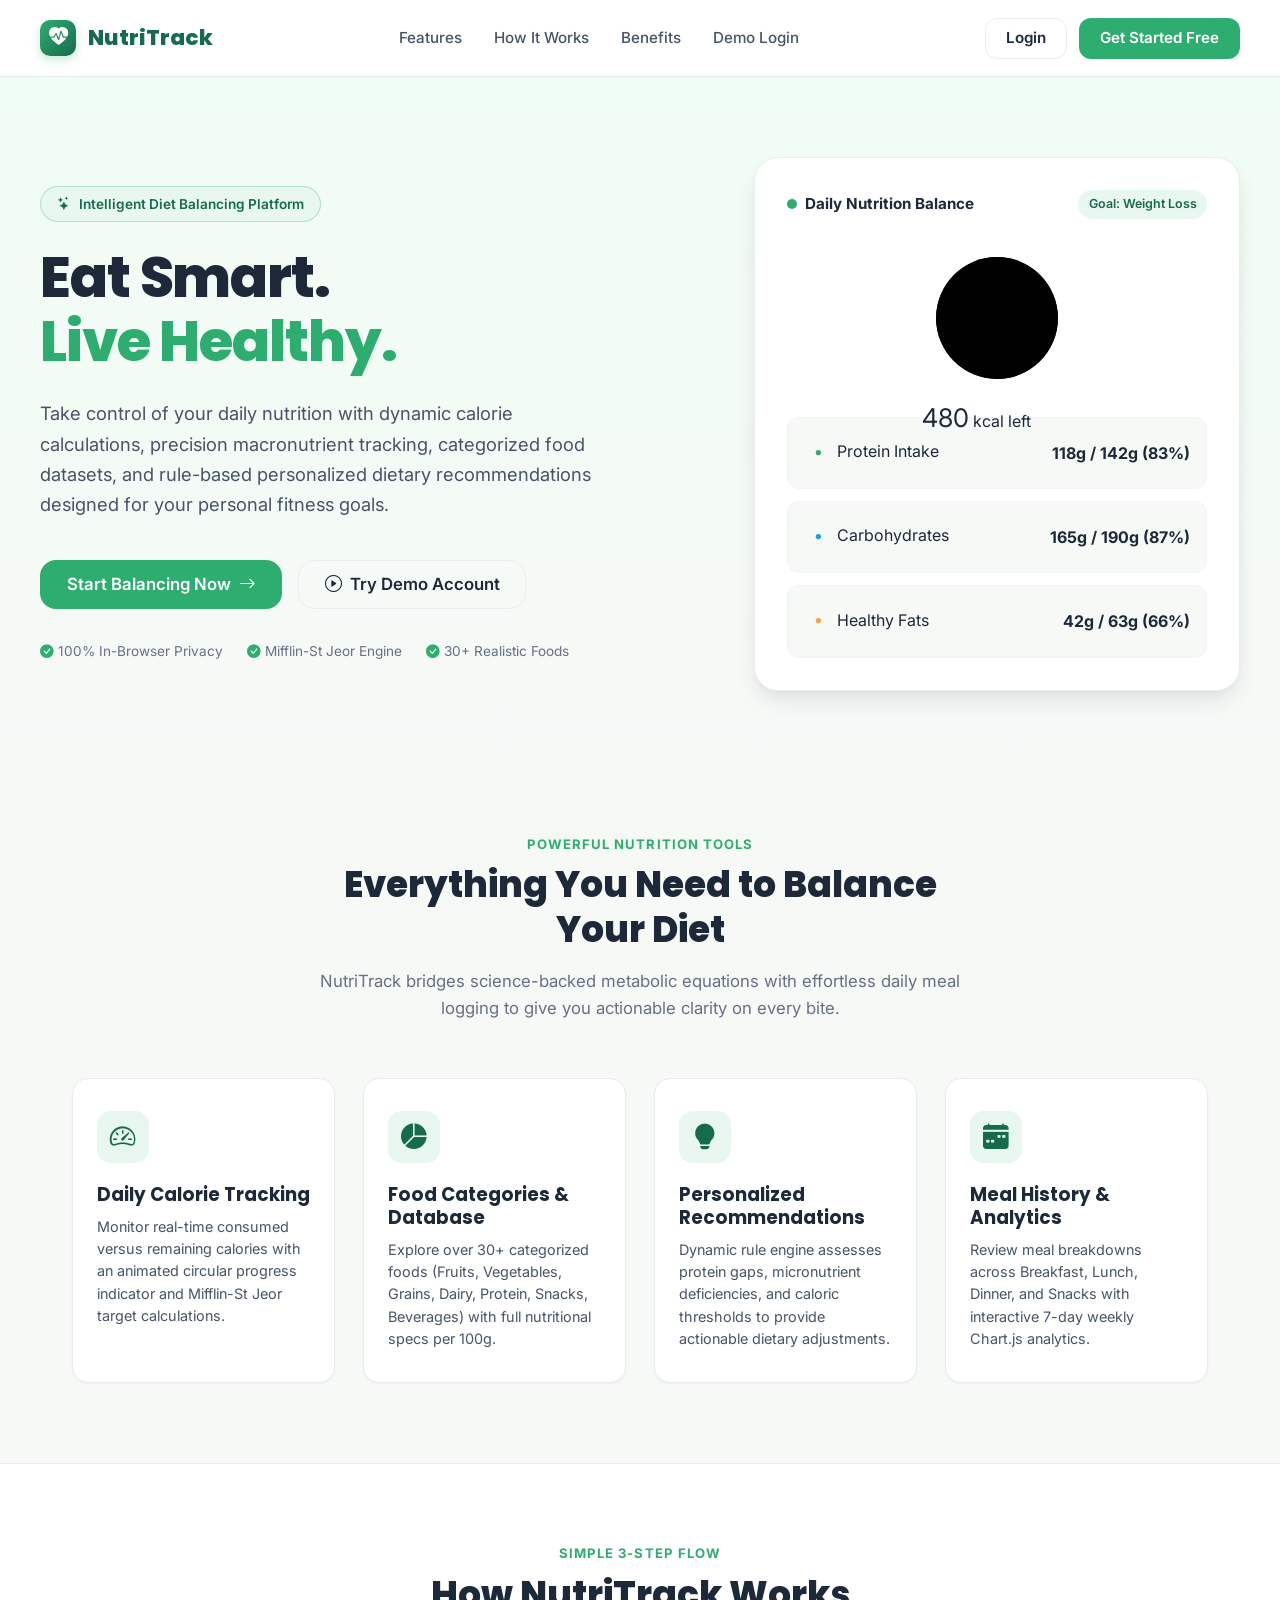
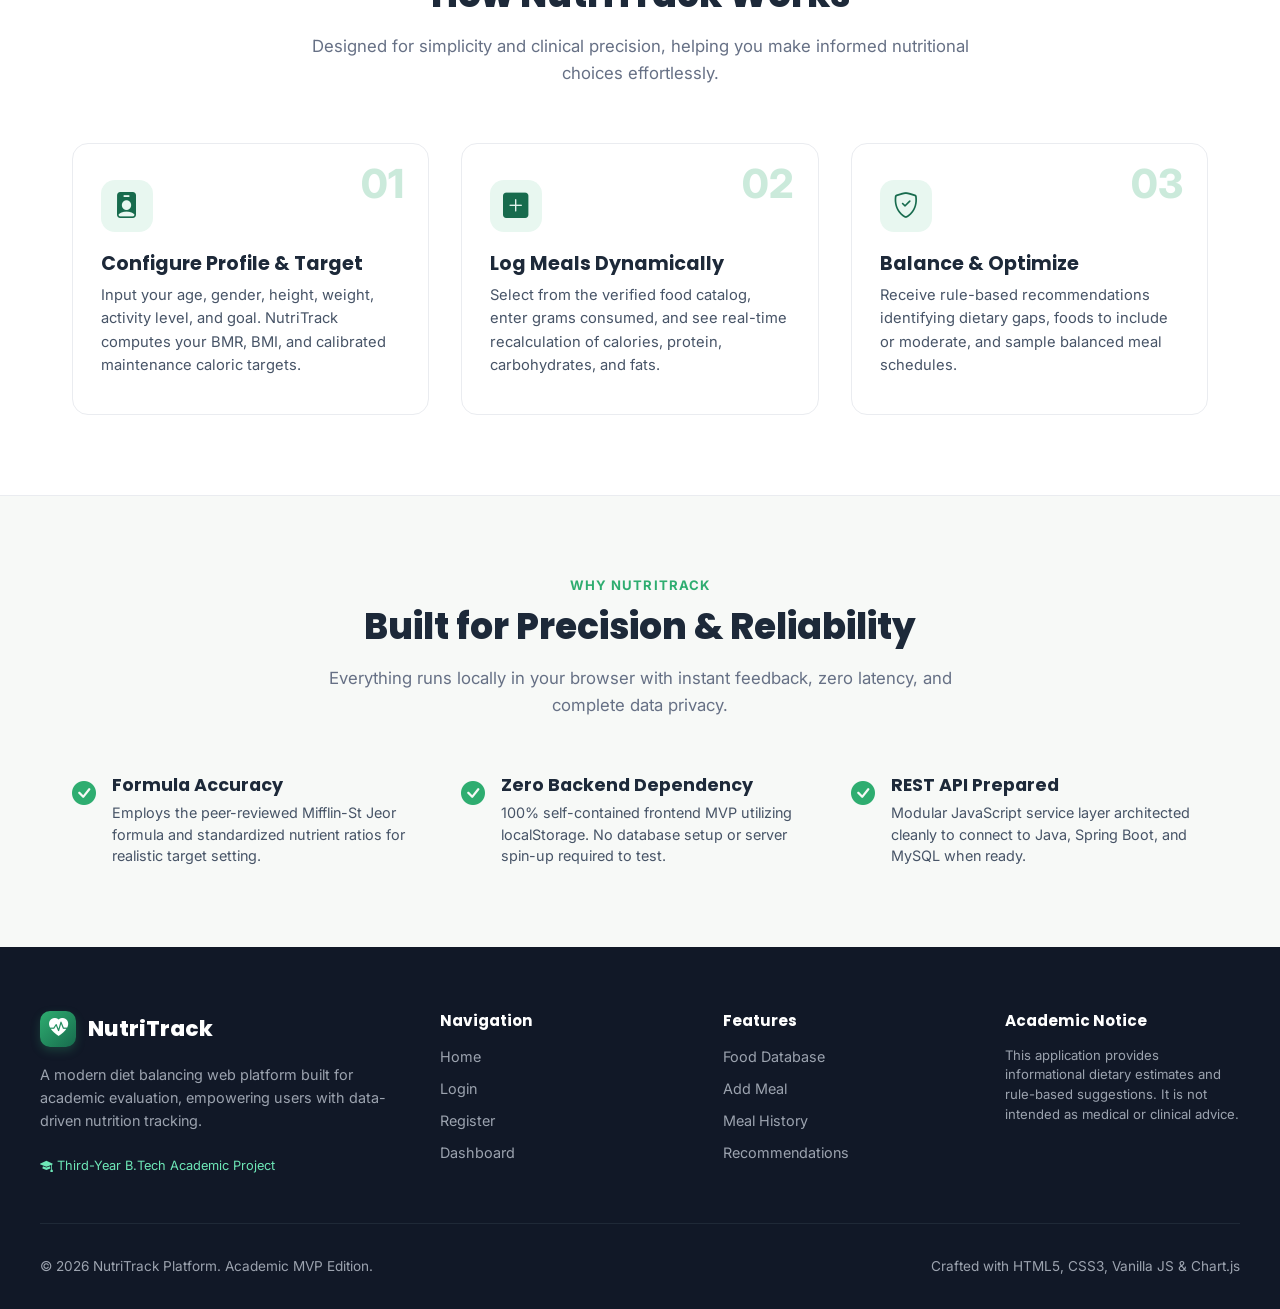
<file: index.html>
<!DOCTYPE html>
<html lang="en">
<head>
  <meta charset="UTF-8">
  <meta name="viewport" content="width=device-width, initial-scale=1.0">
  <title>NutriTrack – Eat Smart. Live Healthy. | Diet Balancing Web Platform</title>
  
  <!-- Google Fonts -->
  <link rel="preconnect" href="https://fonts.googleapis.com">
  <link rel="preconnect" href="https://fonts.gstatic.com" crossorigin>
  <link href="https://fonts.googleapis.com/css2?family=Inter:wght@300;400;500;600;700;800&family=Poppins:wght@500;600;700;800&display=swap" rel="stylesheet">
  
  <!-- Bootstrap Icons -->
  <link rel="stylesheet" href="https://cdn.jsdelivr.net/npm/bootstrap-icons@1.11.3/font/bootstrap-icons.min.css">
  
  <!-- Custom Stylesheets -->
  <link rel="stylesheet" href="css/style.css">
  <link rel="stylesheet" href="css/responsive.css">

  <style>
    /* Landing Specific Styles */
    .landing-nav {
      background: #FFFFFF;
      border-bottom: 1px solid var(--border-light);
      position: sticky;
      top: 0;
      z-index: 100;
      padding: 1.1rem 2.5rem;
      display: flex;
      align-items: center;
      justify-content: space-between;
    }
    .landing-menu {
      display: flex;
      align-items: center;
      gap: 2rem;
    }
    .landing-menu a {
      color: var(--text-secondary);
      font-weight: 500;
      font-size: 0.95rem;
      transition: color var(--transition-fast);
    }
    .landing-menu a:hover {
      color: var(--primary);
    }
    .hero-section {
      background: linear-gradient(180deg, #F0FDF4 0%, var(--bg-main) 100%);
      padding: 5rem 2rem 4rem;
      position: relative;
      overflow: hidden;
    }
    .hero-container {
      max-width: 1200px;
      margin: 0 auto;
      display: grid;
      grid-template-columns: 1.15fr 0.85fr;
      align-items: center;
      gap: 3.5rem;
    }
    .hero-badge {
      display: inline-flex;
      align-items: center;
      gap: 0.5rem;
      background: var(--primary-light);
      border: 1px solid rgba(46, 173, 112, 0.3);
      color: var(--secondary);
      font-weight: 600;
      font-size: 0.85rem;
      padding: 0.4rem 1rem;
      border-radius: 30px;
      margin-bottom: 1.5rem;
    }
    .hero-headline {
      font-size: 3.5rem;
      font-weight: 800;
      line-height: 1.15;
      color: var(--text-main);
      margin-bottom: 1.5rem;
      letter-spacing: -0.02em;
    }
    .hero-headline span {
      color: var(--primary);
      position: relative;
    }
    .hero-desc {
      font-size: 1.15rem;
      color: var(--text-secondary);
      line-height: 1.65;
      margin-bottom: 2.5rem;
      max-width: 580px;
    }
    .hero-cta-group {
      display: flex;
      align-items: center;
      gap: 1rem;
      flex-wrap: wrap;
    }
    .hero-preview-card {
      background: #FFFFFF;
      border-radius: var(--radius-xl);
      padding: 2rem;
      border: 1px solid var(--border-light);
      box-shadow: var(--shadow-lg);
      position: relative;
    }
    .preview-pill {
      display: flex;
      align-items: center;
      justify-content: space-between;
      padding: 0.85rem 1rem;
      border-radius: var(--radius-md);
      background: var(--bg-main);
      margin-bottom: 0.75rem;
      border: 1px solid var(--border-subtle);
    }
    .preview-meter-ring {
      display: flex;
      align-items: center;
      justify-content: center;
      margin: 1.5rem 0;
    }
    .section-wrap {
      max-width: 1200px;
      margin: 0 auto;
      padding: 5rem 2rem;
    }
    .section-header {
      text-align: center;
      max-width: 680px;
      margin: 0 auto 3.5rem;
    }
    .section-tag {
      font-size: 0.82rem;
      font-weight: 700;
      text-transform: uppercase;
      letter-spacing: 0.08em;
      color: var(--primary);
      margin-bottom: 0.5rem;
      display: block;
    }
    .section-title {
      font-size: 2.25rem;
      font-weight: 800;
      color: var(--text-main);
      margin-bottom: 1rem;
    }
    .section-subtitle {
      font-size: 1.05rem;
      color: var(--text-muted);
      line-height: 1.6;
    }
    .features-grid {
      display: grid;
      grid-template-columns: repeat(4, 1fr);
      gap: 1.75rem;
    }
    .feature-card {
      background: #FFFFFF;
      border-radius: var(--radius-lg);
      padding: 2rem 1.5rem;
      border: 1px solid var(--border-light);
      box-shadow: var(--shadow-sm);
      transition: all var(--transition-normal);
      display: flex;
      flex-direction: column;
    }
    .feature-card:hover {
      transform: translateY(-5px);
      box-shadow: var(--shadow-hover);
      border-color: rgba(46, 173, 112, 0.4);
    }
    .feature-icon-box {
      width: 52px;
      height: 52px;
      border-radius: 14px;
      background: var(--primary-light);
      color: var(--secondary);
      display: flex;
      align-items: center;
      justify-content: center;
      font-size: 1.6rem;
      margin-bottom: 1.25rem;
    }
    .steps-grid {
      display: grid;
      grid-template-columns: repeat(3, 1fr);
      gap: 2rem;
    }
    .step-card {
      background: #FFFFFF;
      border-radius: var(--radius-lg);
      padding: 2.25rem 1.75rem;
      border: 1px solid var(--border-light);
      position: relative;
    }
    .step-number {
      font-size: 2.5rem;
      font-weight: 800;
      color: rgba(46, 173, 112, 0.25);
      position: absolute;
      top: 1.25rem;
      right: 1.5rem;
      line-height: 1;
    }
    .benefits-strip {
      background: #FFFFFF;
      border-top: 1px solid var(--border-light);
      border-bottom: 1px solid var(--border-light);
      padding: 4rem 2rem;
    }
    .landing-footer {
      background: #111827;
      color: #9CA3AF;
      padding: 4rem 2rem 2rem;
    }
    .footer-container {
      max-width: 1200px;
      margin: 0 auto;
      display: grid;
      grid-template-columns: 1.5fr 1fr 1fr 1fr;
      gap: 3rem;
      padding-bottom: 3rem;
      border-bottom: 1px solid #1F2937;
    }
    .footer-bottom {
      max-width: 1200px;
      margin: 2rem auto 0;
      display: flex;
      align-items: center;
      justify-content: space-between;
      font-size: 0.85rem;
      flex-wrap: wrap;
      gap: 1rem;
    }

    @media (max-width: 992px) {
      .hero-container { grid-template-columns: 1fr; text-align: center; }
      .hero-desc { margin-left: auto; margin-right: auto; }
      .hero-cta-group { justify-content: center; }
      .features-grid { grid-template-columns: repeat(2, 1fr); }
      .steps-grid { grid-template-columns: 1fr; }
      .footer-container { grid-template-columns: 1fr 1fr; }
    }
    @media (max-width: 600px) {
      .landing-menu { display: none; }
      .hero-headline { font-size: 2.5rem; }
      .features-grid { grid-template-columns: 1fr; }
      .footer-container { grid-template-columns: 1fr; }
    }
  </style>
</head>
<body>

  <!-- Navigation Bar -->
  <nav class="landing-nav">
    <a href="index.html" class="sidebar-logo">
      <div class="logo-icon"><i class="bi bi-heart-pulse-fill"></i></div>
      <span>NutriTrack</span>
    </a>

    <div class="landing-menu">
      <a href="#features">Features</a>
      <a href="#how-it-works">How It Works</a>
      <a href="#benefits">Benefits</a>
      <a href="login.html">Demo Login</a>
    </div>

    <div style="display: flex; align-items: center; gap: 0.75rem;">
      <a href="login.html" class="btn btn-outline">Login</a>
      <a href="register.html" class="btn btn-primary">Get Started Free</a>
    </div>
  </nav>

  <!-- Hero Section -->
  <section class="hero-section">
    <div class="hero-container">
      <div>
        <div class="hero-badge">
          <i class="bi bi-stars"></i> Intelligent Diet Balancing Platform
        </div>
        <h1 class="hero-headline">
          Eat Smart.<br>
          <span>Live Healthy.</span>
        </h1>
        <p class="hero-desc">
          Take control of your daily nutrition with dynamic calorie calculations, precision macronutrient tracking, categorized food datasets, and rule-based personalized dietary recommendations designed for your personal fitness goals.
        </p>

        <div class="hero-cta-group">
          <a href="register.html" class="btn btn-lg btn-primary">
            Start Balancing Now <i class="bi bi-arrow-right"></i>
          </a>
          <a href="login.html" class="btn btn-lg btn-outline" id="heroDemoLoginBtn">
            <i class="bi bi-play-circle"></i> Try Demo Account
          </a>
        </div>

        <div style="margin-top: 2rem; display: flex; align-items: center; gap: 1.5rem; font-size: 0.85rem; color: var(--text-muted);">
          <span><i class="bi bi-check-circle-fill text-primary"></i> 100% In-Browser Privacy</span>
          <span><i class="bi bi-check-circle-fill text-primary"></i> Mifflin-St Jeor Engine</span>
          <span><i class="bi bi-check-circle-fill text-primary"></i> 30+ Realistic Foods</span>
        </div>
      </div>

      <!-- Hero Visual Card -->
      <div class="hero-preview-card">
        <div style="display: flex; align-items: center; justify-content: space-between; margin-bottom: 1rem;">
          <div style="display: flex; align-items: center; gap: 0.5rem;">
            <div style="width: 10px; height: 10px; border-radius: 50%; background: #2EAD70;"></div>
            <strong style="font-size: 0.95rem;">Daily Nutrition Balance</strong>
          </div>
          <span class="badge badge-success">Goal: Weight Loss</span>
        </div>

        <div class="preview-meter-ring">
          <div class="circle-progress-wrapper" style="width: 150px; height: 150px;">
            <svg class="circle-progress-svg" viewBox="0 0 160 160">
              <circle class="circle-bg" cx="80" cy="80" r="65"></circle>
              <circle class="circle-progress" cx="80" cy="80" r="65" style="stroke-dasharray: 408.4; stroke-dashoffset: 122;"></circle>
            </svg>
            <div class="circle-progress-text">
              <span class="circle-progress-val" style="font-size: 1.6rem;">480</span>
              <span class="circle-progress-label">kcal left</span>
            </div>
          </div>
        </div>

        <div class="preview-pill">
          <span><i class="bi bi-dot text-primary" style="font-size: 1.8rem; vertical-align: middle;"></i> Protein Intake</span>
          <strong>118g / 142g (83%)</strong>
        </div>
        <div class="preview-pill">
          <span><i class="bi bi-dot" style="font-size: 1.8rem; color: var(--info); vertical-align: middle;"></i> Carbohydrates</span>
          <strong>165g / 190g (87%)</strong>
        </div>
        <div class="preview-pill" style="margin-bottom: 0;">
          <span><i class="bi bi-dot" style="font-size: 1.8rem; color: var(--accent); vertical-align: middle;"></i> Healthy Fats</span>
          <strong>42g / 63g (66%)</strong>
        </div>
      </div>
    </div>
  </section>

  <!-- Features Section -->
  <section class="section-wrap" id="features">
    <div class="section-header">
      <span class="section-tag">Powerful Nutrition Tools</span>
      <h2 class="section-title">Everything You Need to Balance Your Diet</h2>
      <p class="section-subtitle">
        NutriTrack bridges science-backed metabolic equations with effortless daily meal logging to give you actionable clarity on every bite.
      </p>
    </div>

    <div class="features-grid">
      <div class="feature-card">
        <div class="feature-icon-box"><i class="bi bi-speedometer2"></i></div>
        <h3 style="font-size: 1.15rem; font-weight: 700; margin-bottom: 0.6rem;">Daily Calorie Tracking</h3>
        <p style="font-size: 0.9rem; color: var(--text-secondary); line-height: 1.55;">
          Monitor real-time consumed versus remaining calories with an animated circular progress indicator and Mifflin-St Jeor target calculations.
        </p>
      </div>

      <div class="feature-card">
        <div class="feature-icon-box"><i class="bi bi-pie-chart-fill"></i></div>
        <h3 style="font-size: 1.15rem; font-weight: 700; margin-bottom: 0.6rem;">Food Categories & Database</h3>
        <p style="font-size: 0.9rem; color: var(--text-secondary); line-height: 1.55;">
          Explore over 30+ categorized foods (Fruits, Vegetables, Grains, Dairy, Protein, Snacks, Beverages) with full nutritional specs per 100g.
        </p>
      </div>

      <div class="feature-card">
        <div class="feature-icon-box"><i class="bi bi-lightbulb-fill"></i></div>
        <h3 style="font-size: 1.15rem; font-weight: 700; margin-bottom: 0.6rem;">Personalized Recommendations</h3>
        <p style="font-size: 0.9rem; color: var(--text-secondary); line-height: 1.55;">
          Dynamic rule engine assesses protein gaps, micronutrient deficiencies, and caloric thresholds to provide actionable dietary adjustments.
        </p>
      </div>

      <div class="feature-card">
        <div class="feature-icon-box"><i class="bi bi-calendar-week-fill"></i></div>
        <h3 style="font-size: 1.15rem; font-weight: 700; margin-bottom: 0.6rem;">Meal History & Analytics</h3>
        <p style="font-size: 0.9rem; color: var(--text-secondary); line-height: 1.55;">
          Review meal breakdowns across Breakfast, Lunch, Dinner, and Snacks with interactive 7-day weekly Chart.js analytics.
        </p>
      </div>
    </div>
  </section>

  <!-- How It Works Section -->
  <section style="background: #FFFFFF; border-top: 1px solid var(--border-light); border-bottom: 1px solid var(--border-light);" id="how-it-works">
    <div class="section-wrap">
      <div class="section-header">
        <span class="section-tag">Simple 3-Step Flow</span>
        <h2 class="section-title">How NutriTrack Works</h2>
        <p class="section-subtitle">
          Designed for simplicity and clinical precision, helping you make informed nutritional choices effortlessly.
        </p>
      </div>

      <div class="steps-grid">
        <div class="step-card">
          <span class="step-number">01</span>
          <div class="feature-icon-box" style="margin-bottom: 1.25rem;"><i class="bi bi-person-badge-fill"></i></div>
          <h3 style="font-size: 1.2rem; font-weight: 700; margin-bottom: 0.5rem;">Configure Profile & Target</h3>
          <p style="font-size: 0.92rem; color: var(--text-secondary); line-height: 1.6;">
            Input your age, gender, height, weight, activity level, and goal. NutriTrack computes your BMR, BMI, and calibrated maintenance caloric targets.
          </p>
        </div>

        <div class="step-card">
          <span class="step-number">02</span>
          <div class="feature-icon-box" style="margin-bottom: 1.25rem;"><i class="bi bi-plus-square-fill"></i></div>
          <h3 style="font-size: 1.2rem; font-weight: 700; margin-bottom: 0.5rem;">Log Meals Dynamically</h3>
          <p style="font-size: 0.92rem; color: var(--text-secondary); line-height: 1.6;">
            Select from the verified food catalog, enter grams consumed, and see real-time recalculation of calories, protein, carbohydrates, and fats.
          </p>
        </div>

        <div class="step-card">
          <span class="step-number">03</span>
          <div class="feature-icon-box" style="margin-bottom: 1.25rem;"><i class="bi bi-shield-check"></i></div>
          <h3 style="font-size: 1.2rem; font-weight: 700; margin-bottom: 0.5rem;">Balance & Optimize</h3>
          <p style="font-size: 0.92rem; color: var(--text-secondary); line-height: 1.6;">
            Receive rule-based recommendations identifying dietary gaps, foods to include or moderate, and sample balanced meal schedules.
          </p>
        </div>
      </div>
    </div>
  </section>

  <!-- Benefits Section -->
  <section class="section-wrap" id="benefits">
    <div class="section-header">
      <span class="section-tag">Why NutriTrack</span>
      <h2 class="section-title">Built for Precision & Reliability</h2>
      <p class="section-subtitle">
        Everything runs locally in your browser with instant feedback, zero latency, and complete data privacy.
      </p>
    </div>

    <div style="display: grid; grid-template-columns: repeat(3, 1fr); gap: 2rem;">
      <div style="display: flex; gap: 1rem; align-items: flex-start;">
        <i class="bi bi-check-circle-fill text-primary" style="font-size: 1.5rem; margin-top: 0.1rem;"></i>
        <div>
          <h4 style="font-size: 1.1rem; font-weight: 700; margin-bottom: 0.35rem;">Formula Accuracy</h4>
          <p style="font-size: 0.9rem; color: var(--text-secondary);">
            Employs the peer-reviewed Mifflin-St Jeor formula and standardized nutrient ratios for realistic target setting.
          </p>
        </div>
      </div>

      <div style="display: flex; gap: 1rem; align-items: flex-start;">
        <i class="bi bi-check-circle-fill text-primary" style="font-size: 1.5rem; margin-top: 0.1rem;"></i>
        <div>
          <h4 style="font-size: 1.1rem; font-weight: 700; margin-bottom: 0.35rem;">Zero Backend Dependency</h4>
          <p style="font-size: 0.9rem; color: var(--text-secondary);">
            100% self-contained frontend MVP utilizing localStorage. No database setup or server spin-up required to test.
          </p>
        </div>
      </div>

      <div style="display: flex; gap: 1rem; align-items: flex-start;">
        <i class="bi bi-check-circle-fill text-primary" style="font-size: 1.5rem; margin-top: 0.1rem;"></i>
        <div>
          <h4 style="font-size: 1.1rem; font-weight: 700; margin-bottom: 0.35rem;">REST API Prepared</h4>
          <p style="font-size: 0.9rem; color: var(--text-secondary);">
            Modular JavaScript service layer architected cleanly to connect to Java, Spring Boot, and MySQL when ready.
          </p>
        </div>
      </div>
    </div>
  </section>

  <!-- Footer -->
  <footer class="landing-footer">
    <div class="footer-container">
      <div>
        <a href="index.html" class="sidebar-logo" style="color: white; margin-bottom: 1rem;">
          <div class="logo-icon"><i class="bi bi-heart-pulse-fill"></i></div>
          <span>NutriTrack</span>
        </a>
        <p style="font-size: 0.9rem; line-height: 1.6; margin-bottom: 1.5rem;">
          A modern diet balancing web platform built for academic evaluation, empowering users with data-driven nutrition tracking.
        </p>
        <div style="font-size: 0.8rem; color: #6EE7B7;">
          <i class="bi bi-mortarboard-fill"></i> Third-Year B.Tech Academic Project
        </div>
      </div>

      <div>
        <h4 style="color: white; font-size: 0.95rem; margin-bottom: 1rem;">Navigation</h4>
        <ul style="display: flex; flex-direction: column; gap: 0.65rem; font-size: 0.9rem;">
          <li><a href="index.html" style="color: #9CA3AF;">Home</a></li>
          <li><a href="login.html" style="color: #9CA3AF;">Login</a></li>
          <li><a href="register.html" style="color: #9CA3AF;">Register</a></li>
          <li><a href="dashboard.html" style="color: #9CA3AF;">Dashboard</a></li>
        </ul>
      </div>

      <div>
        <h4 style="color: white; font-size: 0.95rem; margin-bottom: 1rem;">Features</h4>
        <ul style="display: flex; flex-direction: column; gap: 0.65rem; font-size: 0.9rem;">
          <li><a href="food.html" style="color: #9CA3AF;">Food Database</a></li>
          <li><a href="add-meal.html" style="color: #9CA3AF;">Add Meal</a></li>
          <li><a href="history.html" style="color: #9CA3AF;">Meal History</a></li>
          <li><a href="recommendations.html" style="color: #9CA3AF;">Recommendations</a></li>
        </ul>
      </div>

      <div>
        <h4 style="color: white; font-size: 0.95rem; margin-bottom: 1rem;">Academic Notice</h4>
        <p style="font-size: 0.82rem; line-height: 1.5; color: #9CA3AF;">
          This application provides informational dietary estimates and rule-based suggestions. It is not intended as medical or clinical advice.
        </p>
      </div>
    </div>

    <div class="footer-bottom">
      <div>&copy; 2026 NutriTrack Platform. Academic MVP Edition.</div>
      <div>Crafted with HTML5, CSS3, Vanilla JS & Chart.js</div>
    </div>
  </footer>

  <!-- Scripts -->
  <script src="js/food-data.js"></script>
  <script src="js/storage.js"></script>
  <script src="js/auth.js"></script>
  <script src="js/app.js"></script>
  <script>
    // Demo login shortcut
    document.getElementById('heroDemoLoginBtn')?.addEventListener('click', (e) => {
      e.preventDefault();
      AuthService.loginAsDemo();
      window.location.href = 'dashboard.html';
    });
  </script>
</body>
</html>
</file>
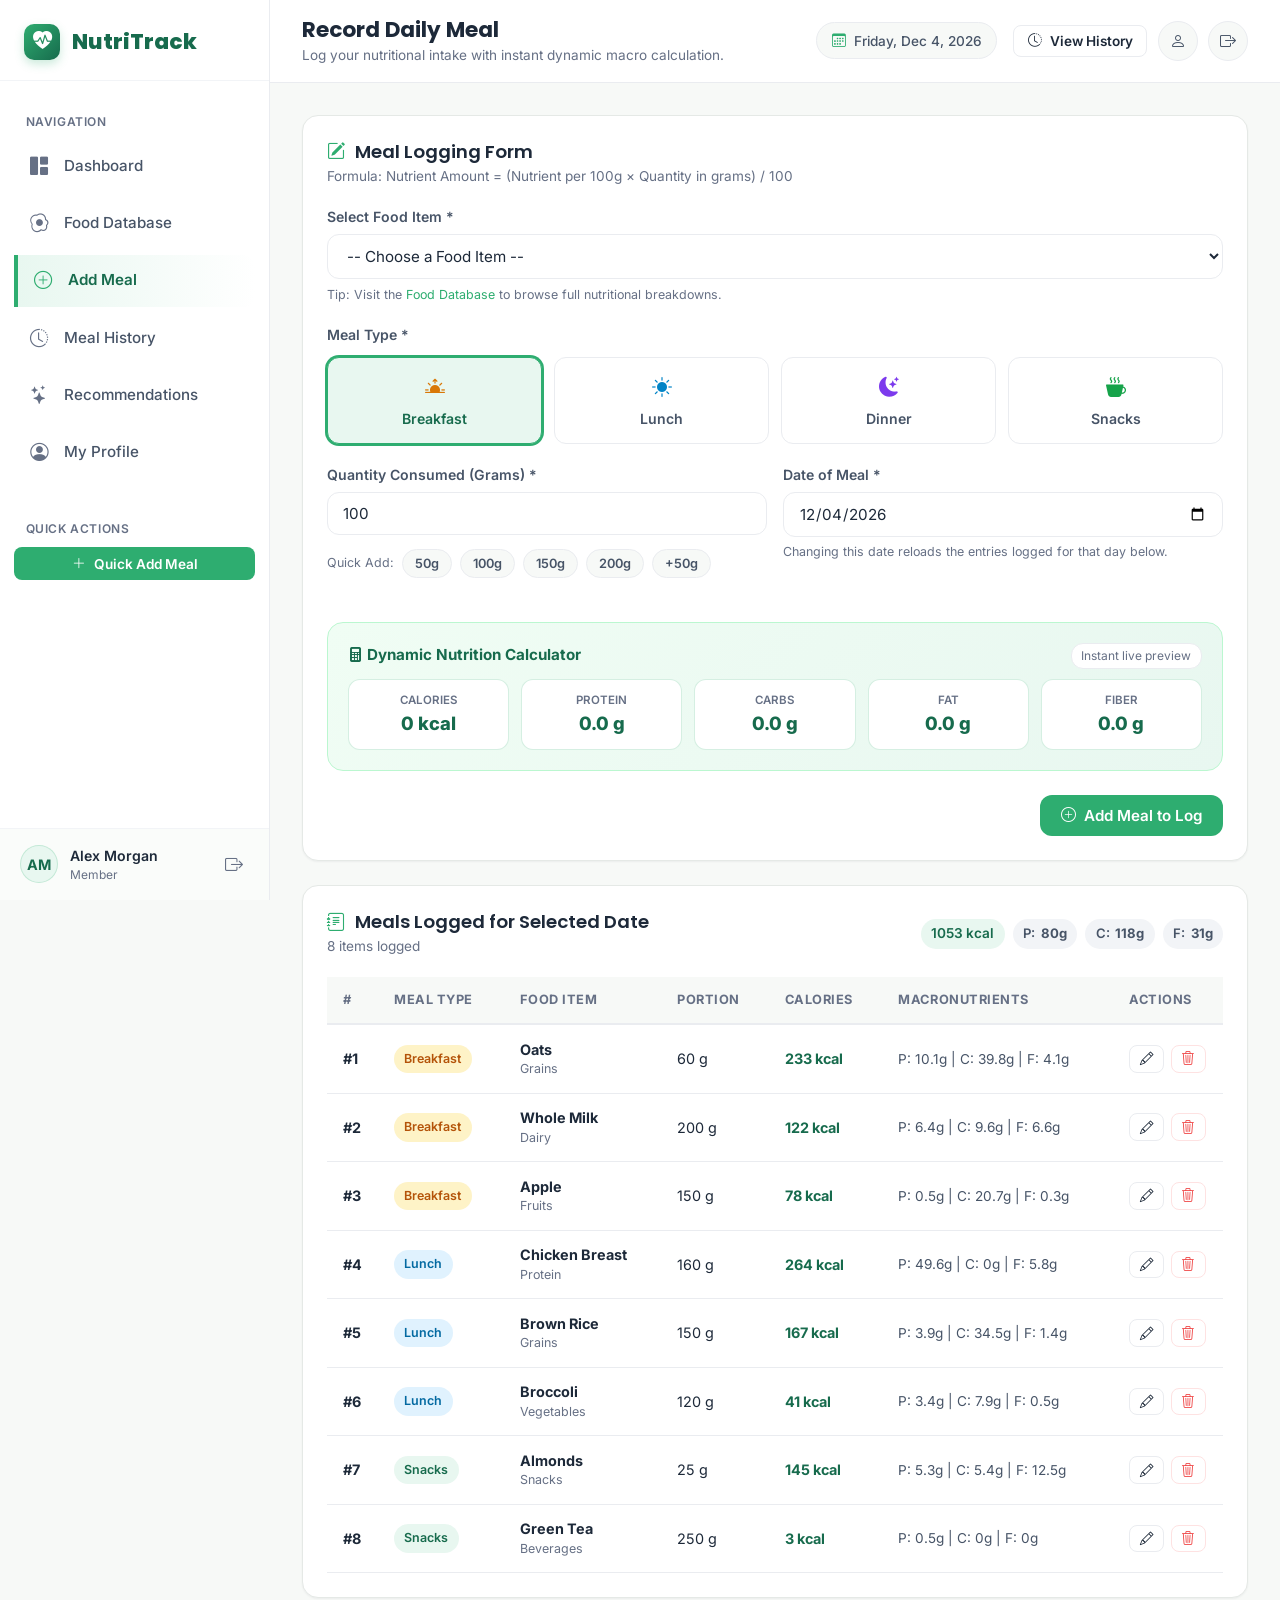
<file: add-meal.html>
<!DOCTYPE html>
<html lang="en">
<head>
  <meta charset="UTF-8">
  <meta name="viewport" content="width=device-width, initial-scale=1.0">
  <title>Add Meal Record – NutriTrack</title>

  <!-- Google Fonts -->
  <link rel="preconnect" href="https://fonts.googleapis.com">
  <link rel="preconnect" href="https://fonts.gstatic.com" crossorigin>
  <link href="https://fonts.googleapis.com/css2?family=Inter:wght@300;400;500;600;700;800&family=Poppins:wght@500;600;700;800&display=swap" rel="stylesheet">

  <!-- Bootstrap Icons -->
  <link rel="stylesheet" href="https://cdn.jsdelivr.net/npm/bootstrap-icons@1.11.3/font/bootstrap-icons.min.css">

  <!-- Stylesheets -->
  <link rel="stylesheet" href="css/style.css">
  <link rel="stylesheet" href="css/dashboard.css">
  <link rel="stylesheet" href="css/responsive.css">

  <style>
    /* Radio Cards for Meal Type */
    .meal-type-radios {
      display: grid;
      grid-template-columns: repeat(4, 1fr);
      gap: 0.75rem;
      margin-top: 0.35rem;
    }
    .meal-type-radio-item input[type="radio"] {
      display: none;
    }
    .meal-type-radio-label {
      display: flex;
      flex-direction: column;
      align-items: center;
      gap: 0.4rem;
      padding: 0.85rem 0.5rem;
      border: 1px solid var(--border-light);
      border-radius: var(--radius-md);
      background: white;
      cursor: pointer;
      font-size: 0.88rem;
      font-weight: 600;
      color: var(--text-secondary);
      transition: all var(--transition-fast);
      text-align: center;
    }
    .meal-type-radio-label i {
      font-size: 1.25rem;
    }
    .meal-type-radio-item input[type="radio"]:checked + .meal-type-radio-label {
      border-color: var(--primary);
      background: var(--primary-light);
      color: var(--secondary);
      box-shadow: 0 0 0 2px var(--primary);
    }
    .quick-qty-strip {
      display: flex;
      gap: 0.5rem;
      margin-top: 0.5rem;
      flex-wrap: wrap;
    }
    .qty-quick-btn {
      padding: 0.35rem 0.75rem;
      border-radius: 20px;
      font-size: 0.8rem;
      font-weight: 600;
      border: 1px solid var(--border-light);
      background: var(--bg-main);
      color: var(--text-secondary);
      cursor: pointer;
      transition: all var(--transition-fast);
    }
    .qty-quick-btn:hover {
      background: white;
      border-color: var(--primary);
      color: var(--primary);
    }
    .live-calc-display {
      background: linear-gradient(135deg, #F0FDF4 0%, #E8F7F0 100%);
      border: 1px solid #BBF7D0;
      border-radius: var(--radius-lg);
      padding: 1.25rem;
      margin: 1.5rem 0;
    }
    .calc-metrics-grid {
      display: grid;
      grid-template-columns: repeat(5, 1fr);
      gap: 0.75rem;
      margin-top: 0.65rem;
    }
    .calc-metric-box {
      background: white;
      border-radius: var(--radius-md);
      padding: 0.75rem 0.5rem;
      text-align: center;
      border: 1px solid rgba(46, 173, 112, 0.2);
    }
    .calc-metric-box span {
      display: block;
      font-size: 0.72rem;
      text-transform: uppercase;
      color: var(--text-muted);
      font-weight: 600;
    }
    .calc-metric-box strong {
      font-size: 1.15rem;
      color: var(--secondary);
      font-weight: 800;
    }
    .table-responsive {
      width: 100%;
      overflow-x: auto;
    }
    .nutri-table {
      width: 100%;
      border-collapse: collapse;
      text-align: left;
    }
    .nutri-table th {
      padding: 0.85rem 1rem;
      font-size: 0.8rem;
      font-weight: 700;
      text-transform: uppercase;
      letter-spacing: 0.04em;
      color: var(--text-muted);
      border-bottom: 2px solid var(--border-light);
      background: var(--bg-main);
    }
    .nutri-table td {
      padding: 0.85rem 1rem;
      font-size: 0.9rem;
      border-bottom: 1px solid var(--border-light);
      vertical-align: middle;
    }
    @media (max-width: 768px) {
      .meal-type-radios { grid-template-columns: repeat(2, 1fr); }
      .calc-metrics-grid { grid-template-columns: repeat(2, 1fr); }
    }
  </style>
</head>
<body>

  <div class="app-container">
    <!-- Mobile Sidebar Backdrop -->
    <div class="sidebar-overlay" id="sidebarOverlay"></div>

    <!-- Application Sidebar -->
    <aside class="app-sidebar" id="appSidebar">
      <div class="sidebar-header">
        <a href="dashboard.html" class="sidebar-logo">
          <div class="logo-icon"><i class="bi bi-heart-pulse-fill"></i></div>
          <span>NutriTrack</span>
        </a>
        <button class="sidebar-close-btn" id="sidebarCloseBtn" aria-label="Close Sidebar">&times;</button>
      </div>

      <div class="sidebar-nav">
        <div class="sidebar-label">Navigation</div>
        <a href="dashboard.html" class="sidebar-link">
          <i class="bi bi-grid-1x2-fill"></i>
          <span>Dashboard</span>
        </a>
        <a href="food.html" class="sidebar-link">
          <i class="bi bi-egg-fried"></i>
          <span>Food Database</span>
        </a>
        <a href="add-meal.html" class="sidebar-link active">
          <i class="bi bi-plus-circle"></i>
          <span>Add Meal</span>
        </a>
        <a href="history.html" class="sidebar-link">
          <i class="bi bi-clock-history"></i>
          <span>Meal History</span>
        </a>
        <a href="recommendations.html" class="sidebar-link">
          <i class="bi bi-stars"></i>
          <span>Recommendations</span>
        </a>
        <a href="profile.html" class="sidebar-link">
          <i class="bi bi-person-circle"></i>
          <span>My Profile</span>
        </a>

        <div class="sidebar-label" style="margin-top: 1.5rem;">Quick Actions</div>
        <button class="btn btn-primary btn-sm w-100" onclick="NutriApp.openModal('quickAddMealModal')">
          <i class="bi bi-plus-lg"></i> Quick Add Meal
        </button>
      </div>

      <div class="sidebar-footer">
        <div class="sidebar-user">
          <div class="sidebar-avatar user-avatar-initials">NT</div>
          <div class="sidebar-user-info">
            <span class="sidebar-user-name user-display-name">Alex Morgan</span>
            <span class="sidebar-user-role">Member</span>
          </div>
        </div>
        <button class="sidebar-logout-btn action-logout" title="Sign Out">
          <i class="bi bi-box-arrow-right"></i>
        </button>
      </div>
    </aside>

    <!-- Main Content -->
    <div class="app-main">
      <!-- Topbar Header -->
      <header class="app-header">
        <div class="header-left">
          <button class="mobile-menu-btn" id="sidebarToggleBtn" aria-label="Toggle menu">
            <i class="bi bi-list"></i>
          </button>
          <div class="header-title-box">
            <h1>Record Daily Meal</h1>
            <p>Log your nutritional intake with instant dynamic macro calculation.</p>
          </div>
        </div>

        <div class="header-right">
          <div class="header-date-pill">
            <i class="bi bi-calendar3 text-primary"></i>
            <span class="current-date-display">Today</span>
          </div>

          <div class="header-actions">
            <a href="history.html" class="btn btn-sm btn-outline">
              <i class="bi bi-clock-history"></i> View History
            </a>
            <a href="profile.html" class="icon-btn" title="Profile">
              <i class="bi bi-person"></i>
            </a>
            <button class="icon-btn action-logout" title="Logout">
              <i class="bi bi-box-arrow-right"></i>
            </button>
          </div>
        </div>
      </header>

      <!-- Main Page Content -->
      <main class="page-content">
        <!-- Marker for JS Controller -->
        <div id="addMealPageMarker" style="display: none;"></div>

        <!-- Add Meal Form Card -->
        <div class="card mb-4">
          <div class="card-header">
            <div>
              <h3 class="card-title"><i class="bi bi-pencil-square text-primary"></i> Meal Logging Form</h3>
              <div class="card-subtitle">Formula: Nutrient Amount = (Nutrient per 100g &times; Quantity in grams) / 100</div>
            </div>
            <button type="button" class="btn btn-sm btn-outline" id="mealCancelEditBtn" style="display: none;" onclick="cancelEditMeal()">
              <i class="bi bi-x-circle"></i> Cancel Edit
            </button>
          </div>

          <form id="addMealMainForm" novalidate>
            <!-- Select Food Item -->
            <div class="form-group">
              <label class="form-label" for="mealFoodSelect">Select Food Item *</label>
              <select id="mealFoodSelect" class="form-control" required>
                <option value="">-- Choose Food from Catalog --</option>
              </select>
              <span class="form-hint">Tip: Visit the <a href="food.html">Food Database</a> to browse full nutritional breakdowns.</span>
            </div>

            <!-- Meal Type Radio Cards -->
            <div class="form-group">
              <label class="form-label">Meal Type *</label>
              <div class="meal-type-radios">
                <div class="meal-type-radio-item">
                  <input type="radio" name="mealType" id="typeBreakfast" value="Breakfast" checked>
                  <label for="typeBreakfast" class="meal-type-radio-label">
                    <i class="bi bi-sunrise-fill" style="color: #D97706;"></i>
                    <span>Breakfast</span>
                  </label>
                </div>

                <div class="meal-type-radio-item">
                  <input type="radio" name="mealType" id="typeLunch" value="Lunch">
                  <label for="typeLunch" class="meal-type-radio-label">
                    <i class="bi bi-sun-fill" style="color: #0284C7;"></i>
                    <span>Lunch</span>
                  </label>
                </div>

                <div class="meal-type-radio-item">
                  <input type="radio" name="mealType" id="typeDinner" value="Dinner">
                  <label for="typeDinner" class="meal-type-radio-label">
                    <i class="bi bi-moon-stars-fill" style="color: #7C3AED;"></i>
                    <span>Dinner</span>
                  </label>
                </div>

                <div class="meal-type-radio-item">
                  <input type="radio" name="mealType" id="typeSnacks" value="Snacks">
                  <label for="typeSnacks" class="meal-type-radio-label">
                    <i class="bi bi-cup-hot-fill" style="color: #16A34A;"></i>
                    <span>Snacks</span>
                  </label>
                </div>
              </div>
            </div>

            <!-- Quantity & Date Row -->
            <div class="form-row">
              <div class="form-group">
                <label class="form-label" for="mealQuantityInput">Quantity Consumed (Grams) *</label>
                <input type="number" id="mealQuantityInput" class="form-control" placeholder="e.g. 150" min="5" max="2500" value="100" required>
                
                <!-- Quick Increment Buttons -->
                <div class="quick-qty-strip">
                  <span style="font-size: 0.78rem; color: var(--text-muted); align-self: center;">Quick Add:</span>
                  <button type="button" class="qty-quick-btn" data-set="50">50g</button>
                  <button type="button" class="qty-quick-btn" data-set="100">100g</button>
                  <button type="button" class="qty-quick-btn" data-set="150">150g</button>
                  <button type="button" class="qty-quick-btn" data-set="200">200g</button>
                  <button type="button" class="qty-quick-btn" data-add="50">+50g</button>
                </div>
              </div>

              <div class="form-group">
                <label class="form-label" for="mealDateInput">Date of Meal *</label>
                <input type="date" id="mealDateInput" class="form-control" required>
                <span class="form-hint">Changing this date reloads the entries logged for that day below.</span>
              </div>
            </div>

            <!-- Dynamic Live Calculation Banner -->
            <div class="live-calc-display">
              <div style="display: flex; align-items: center; justify-content: space-between;">
                <strong style="color: var(--secondary); font-size: 0.95rem;">
                  <i class="bi bi-calculator-fill"></i> Dynamic Nutrition Calculator
                </strong>
                <span style="font-size: 0.75rem; color: var(--text-muted); background: white; padding: 0.2rem 0.6rem; border-radius: 12px; border: 1px solid var(--border-light);">
                  Instant live preview
                </span>
              </div>

              <div class="calc-metrics-grid">
                <div class="calc-metric-box">
                  <span>Calories</span>
                  <strong id="liveCalVal">0 kcal</strong>
                </div>
                <div class="calc-metric-box">
                  <span>Protein</span>
                  <strong id="liveProtVal">0.0 g</strong>
                </div>
                <div class="calc-metric-box">
                  <span>Carbs</span>
                  <strong id="liveCarbsVal">0.0 g</strong>
                </div>
                <div class="calc-metric-box">
                  <span>Fat</span>
                  <strong id="liveFatVal">0.0 g</strong>
                </div>
                <div class="calc-metric-box">
                  <span>Fiber</span>
                  <strong id="liveFiberVal">0.0 g</strong>
                </div>
              </div>
            </div>

            <div style="display: flex; justify-content: flex-end; gap: 0.75rem;">
              <button type="submit" class="btn btn-primary" id="mealSubmitBtn">
                <i class="bi bi-plus-circle"></i> Add Meal to Log
              </button>
            </div>
          </form>
        </div>

        <!-- Logged Meals for Selected Date Table Card -->
        <div class="card">
          <div class="card-header">
            <div>
              <h3 class="card-title"><i class="bi bi-journal-text text-primary"></i> Meals Logged for Selected Date</h3>
              <div class="card-subtitle" id="dayEntriesCount">0 items logged</div>
            </div>

            <!-- Daily Totals Badges -->
            <div style="display: flex; gap: 0.5rem; flex-wrap: wrap;">
              <span class="badge badge-success" style="font-size: 0.85rem;" id="daySummaryTotalCal">0 kcal</span>
              <span class="badge badge-secondary" style="font-size: 0.82rem;">P: <strong id="daySummaryTotalProt">0g</strong></span>
              <span class="badge badge-secondary" style="font-size: 0.82rem;">C: <strong id="daySummaryTotalCarbs">0g</strong></span>
              <span class="badge badge-secondary" style="font-size: 0.82rem;">F: <strong id="daySummaryTotalFat">0g</strong></span>
            </div>
          </div>

          <div class="table-responsive">
            <table class="nutri-table">
              <thead>
                <tr>
                  <th style="width: 50px;">#</th>
                  <th>Meal Type</th>
                  <th>Food Item</th>
                  <th>Portion</th>
                  <th>Calories</th>
                  <th>Macronutrients</th>
                  <th style="width: 110px;">Actions</th>
                </tr>
              </thead>
              <tbody id="loggedMealsTableBody">
                <!-- Rendered dynamically via js/meals.js -->
              </tbody>
            </table>
          </div>
        </div>
      </main>
    </div>
  </div>

  <!-- Shared Quick Add Meal Modal -->
  <div class="modal-overlay" id="quickAddMealModal">
    <div class="modal-card">
      <div class="modal-header">
        <h3 class="modal-title"><i class="bi bi-plus-circle text-primary"></i> Quick Log Food</h3>
        <button class="modal-close-btn" data-dismiss="modal">&times;</button>
      </div>
      <form id="quickAddMealForm">
        <div class="modal-body">
          <div class="form-group">
            <label class="form-label" for="quickFoodSelect">Choose Food Item *</label>
            <select id="quickFoodSelect" class="form-control" required>
              <option value="">-- Select Food --</option>
            </select>
          </div>

          <div class="form-row">
            <div class="form-group">
              <label class="form-label" for="quickMealType">Meal Type *</label>
              <select id="quickMealType" class="form-control" required>
                <option value="Breakfast">Breakfast</option>
                <option value="Lunch">Lunch</option>
                <option value="Dinner">Dinner</option>
                <option value="Snacks">Snacks</option>
              </select>
            </div>

            <div class="form-group">
              <label class="form-label" for="quickQuantity">Quantity (grams) *</label>
              <input type="number" id="quickQuantity" class="form-control" placeholder="100" min="5" max="1500" value="100" required>
            </div>
          </div>

          <div class="form-group" style="margin-bottom: 0;">
            <label class="form-label">Instant Nutritional Estimate:</label>
            <div id="quickNutrientPreview">
              <span class="text-muted" style="font-size: 0.85rem;">Select food to calculate nutrients.</span>
            </div>
          </div>
        </div>
        <div class="modal-footer">
          <button type="button" class="btn btn-outline btn-sm" data-dismiss="modal">Cancel</button>
          <button type="submit" class="btn btn-primary btn-sm">
            <i class="bi bi-check-lg"></i> Save Meal
          </button>
        </div>
      </form>
    </div>
  </div>

  <!-- Scripts -->
  <script src="js/food-data.js"></script>
  <script src="js/storage.js"></script>
  <script src="js/auth.js"></script>
  <script src="js/app.js"></script>
  <script src="js/meals.js"></script>
</body>
</html>
</file>
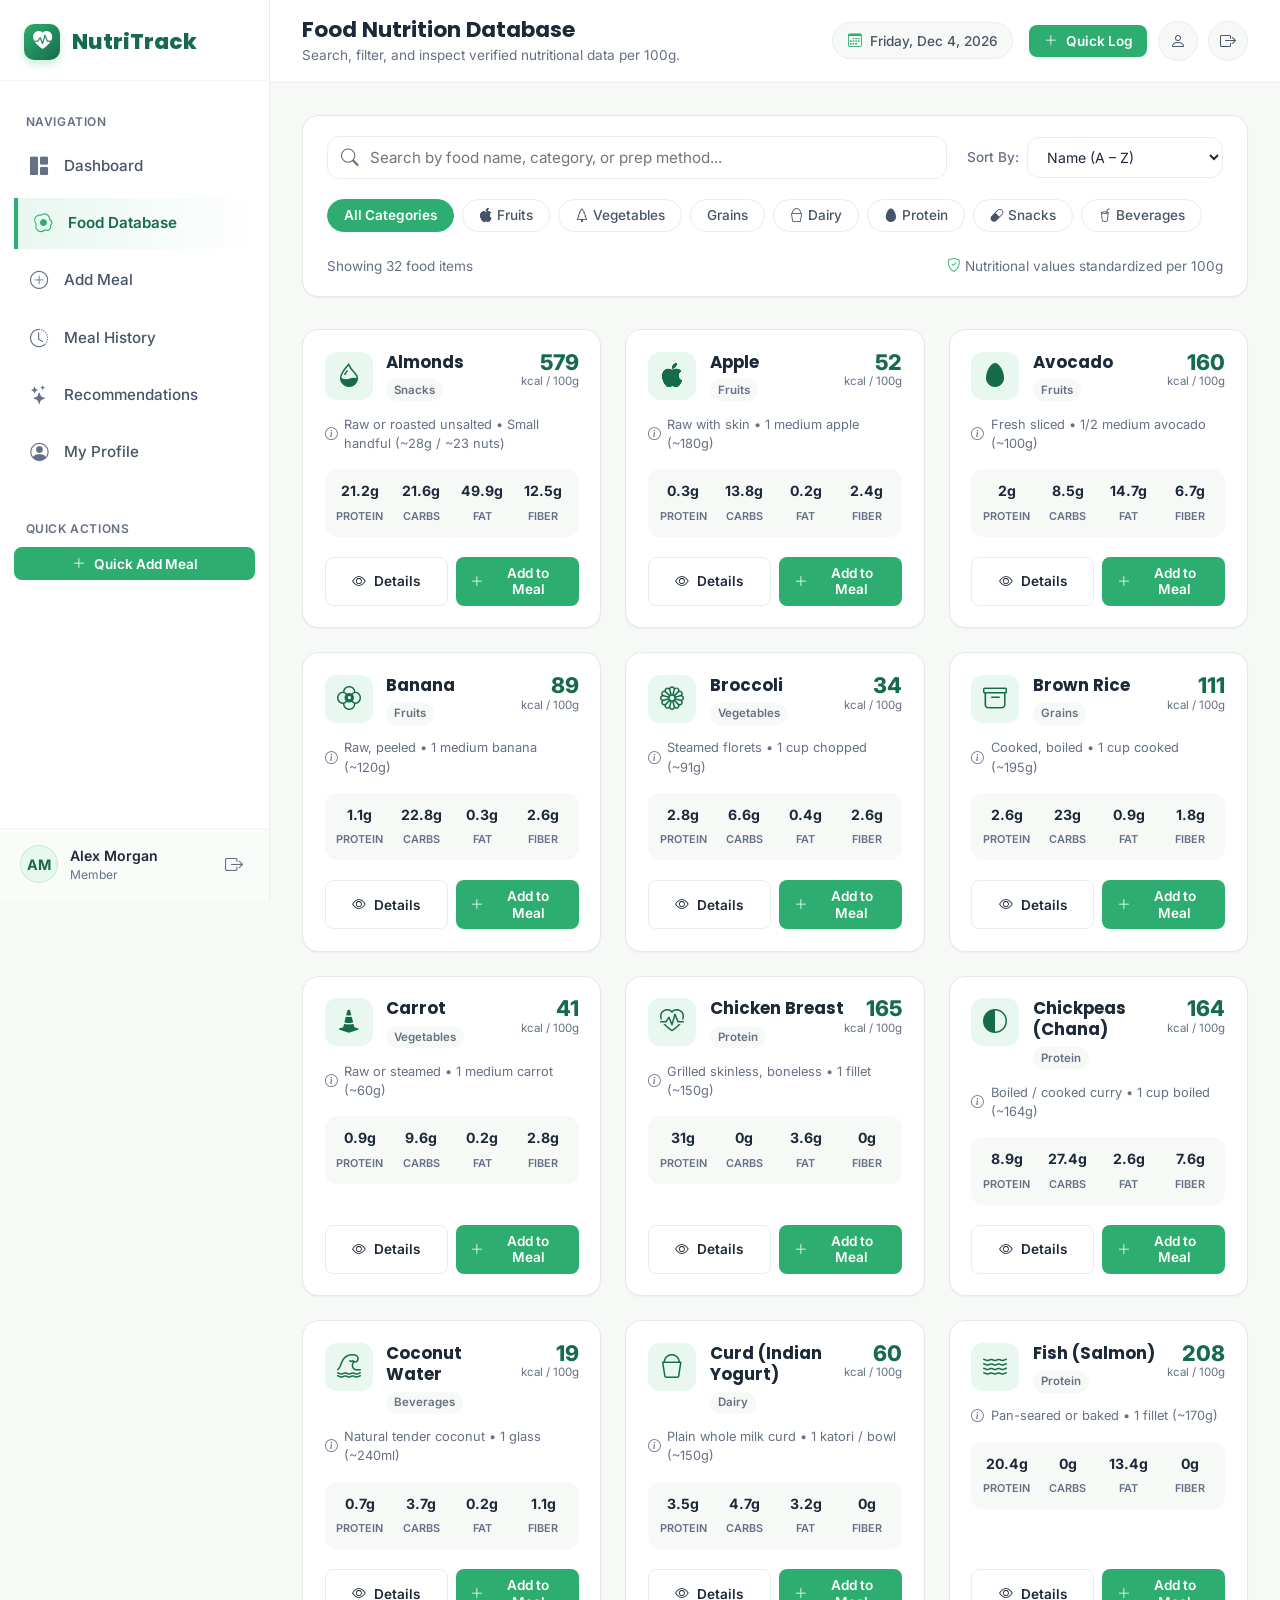
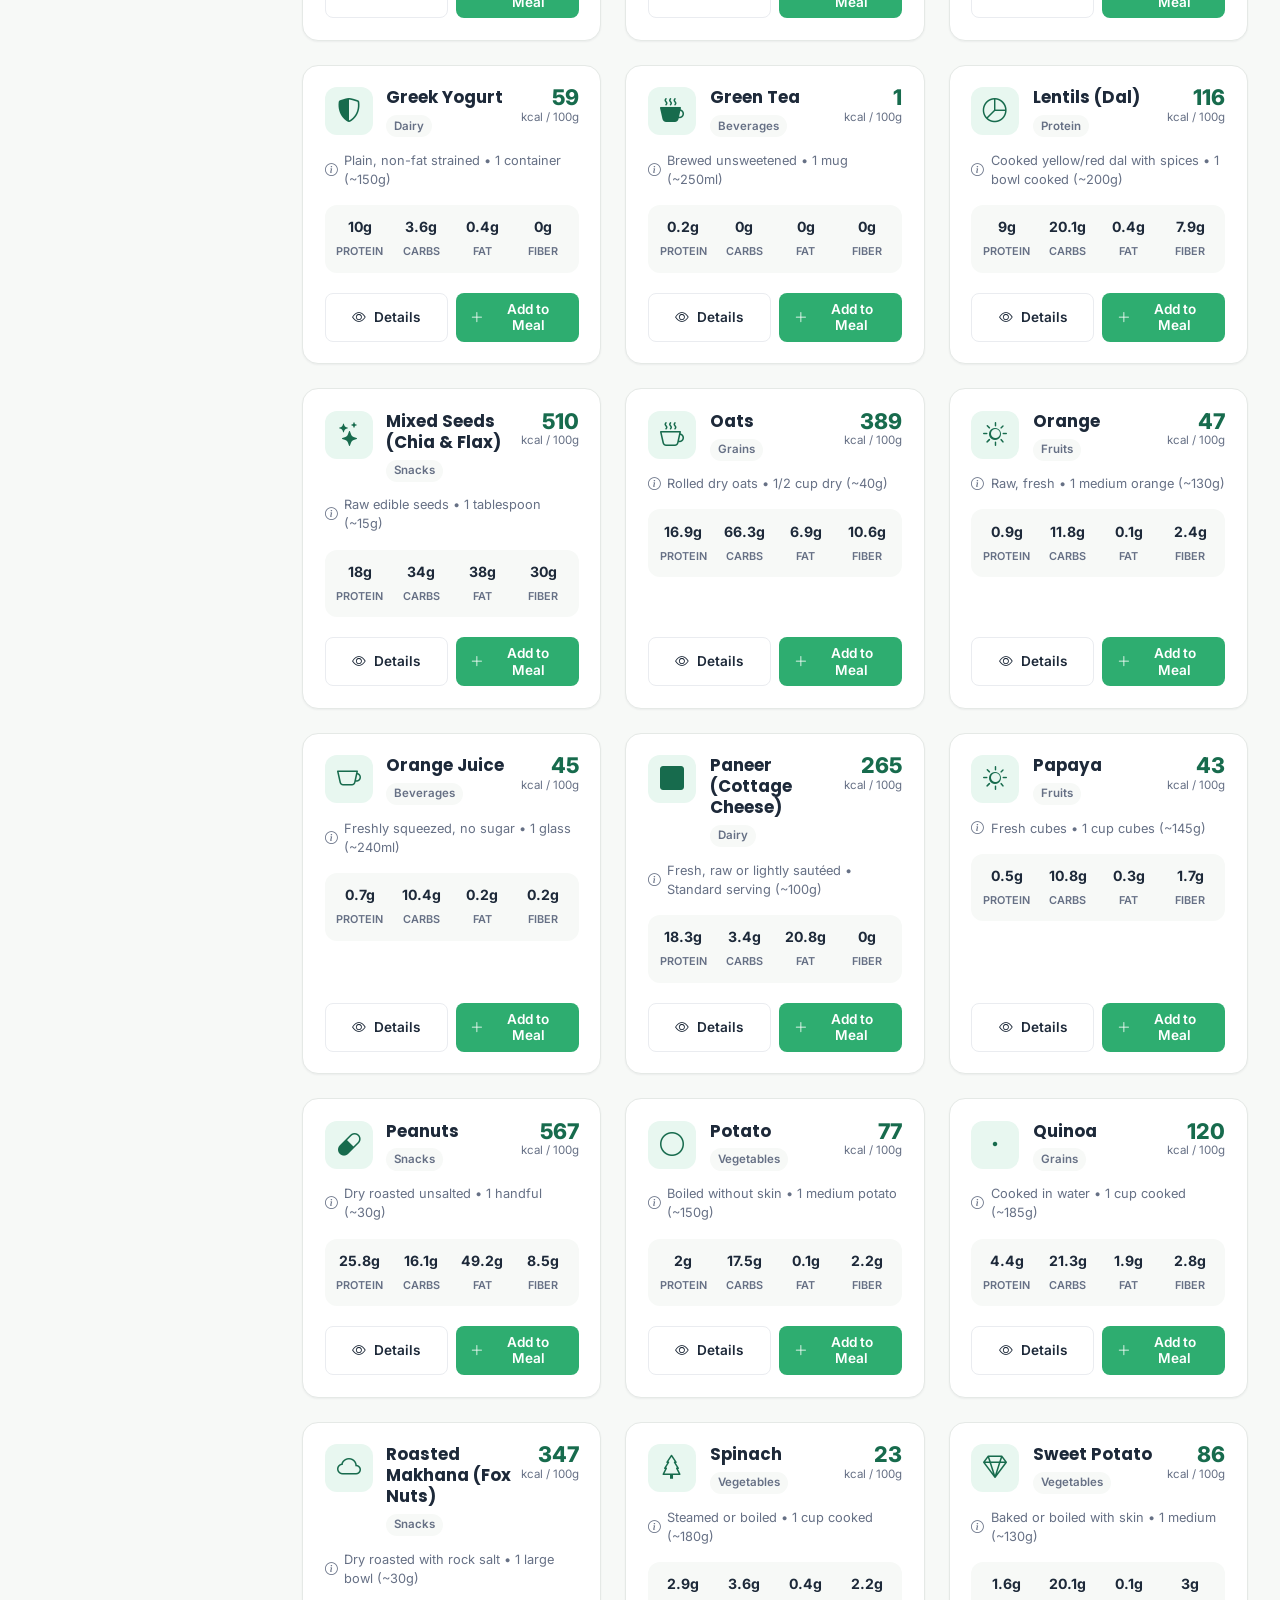
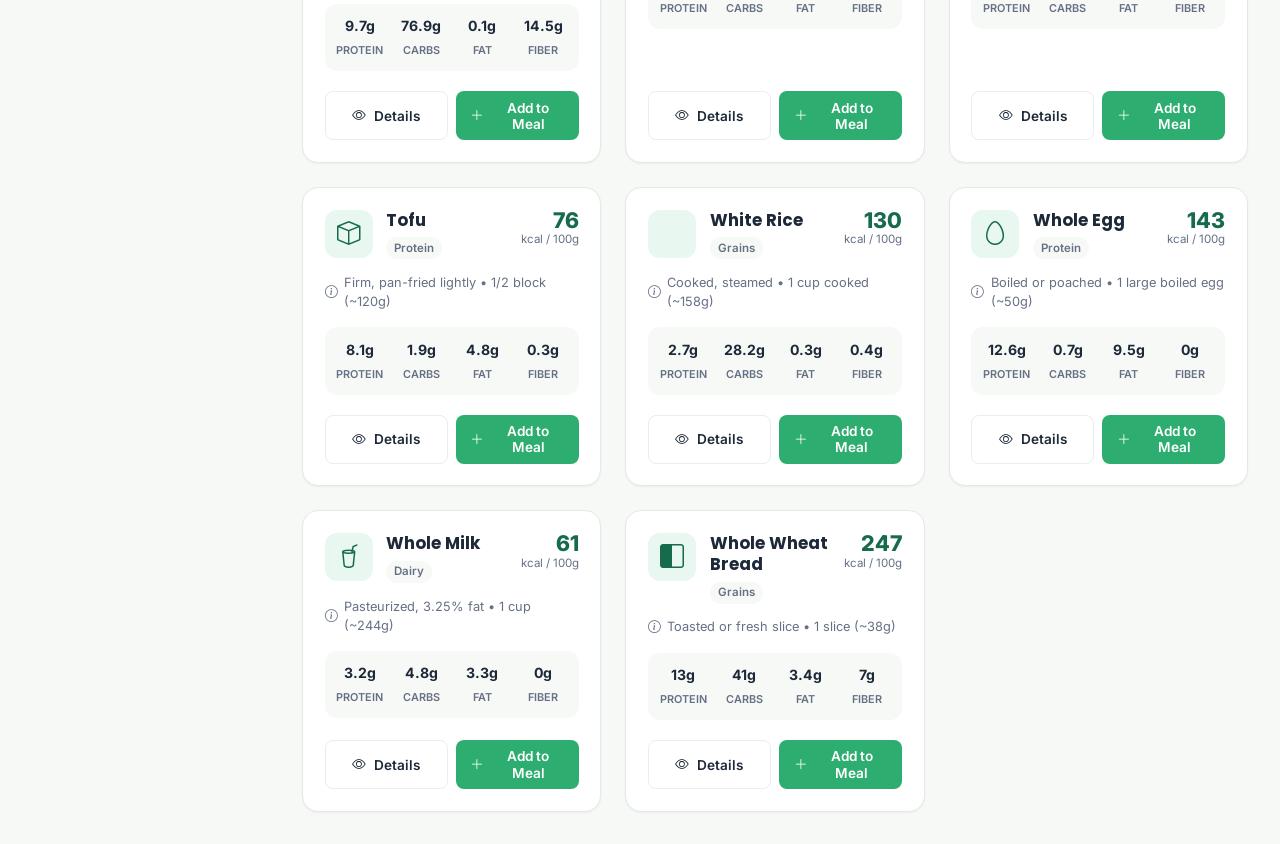
<file: food.html>
<!DOCTYPE html>
<html lang="en">
<head>
  <meta charset="UTF-8">
  <meta name="viewport" content="width=device-width, initial-scale=1.0">
  <title>Food Database – NutriTrack</title>

  <!-- Google Fonts -->
  <link rel="preconnect" href="https://fonts.googleapis.com">
  <link rel="preconnect" href="https://fonts.gstatic.com" crossorigin>
  <link href="https://fonts.googleapis.com/css2?family=Inter:wght@300;400;500;600;700;800&family=Poppins:wght@500;600;700;800&display=swap" rel="stylesheet">

  <!-- Bootstrap Icons -->
  <link rel="stylesheet" href="https://cdn.jsdelivr.net/npm/bootstrap-icons@1.11.3/font/bootstrap-icons.min.css">

  <!-- Stylesheets -->
  <link rel="stylesheet" href="css/style.css">
  <link rel="stylesheet" href="css/dashboard.css">
  <link rel="stylesheet" href="css/responsive.css">
</head>
<body>

  <div class="app-container">
    <!-- Mobile Sidebar Overlay Backdrop -->
    <div class="sidebar-overlay" id="sidebarOverlay"></div>

    <!-- Application Sidebar -->
    <aside class="app-sidebar" id="appSidebar">
      <div class="sidebar-header">
        <a href="dashboard.html" class="sidebar-logo">
          <div class="logo-icon"><i class="bi bi-heart-pulse-fill"></i></div>
          <span>NutriTrack</span>
        </a>
        <button class="sidebar-close-btn" id="sidebarCloseBtn" aria-label="Close Sidebar">&times;</button>
      </div>

      <div class="sidebar-nav">
        <div class="sidebar-label">Navigation</div>
        <a href="dashboard.html" class="sidebar-link">
          <i class="bi bi-grid-1x2-fill"></i>
          <span>Dashboard</span>
        </a>
        <a href="food.html" class="sidebar-link active">
          <i class="bi bi-egg-fried"></i>
          <span>Food Database</span>
        </a>
        <a href="add-meal.html" class="sidebar-link">
          <i class="bi bi-plus-circle"></i>
          <span>Add Meal</span>
        </a>
        <a href="history.html" class="sidebar-link">
          <i class="bi bi-clock-history"></i>
          <span>Meal History</span>
        </a>
        <a href="recommendations.html" class="sidebar-link">
          <i class="bi bi-stars"></i>
          <span>Recommendations</span>
        </a>
        <a href="profile.html" class="sidebar-link">
          <i class="bi bi-person-circle"></i>
          <span>My Profile</span>
        </a>

        <div class="sidebar-label" style="margin-top: 1.5rem;">Quick Actions</div>
        <button class="btn btn-primary btn-sm w-100" onclick="NutriApp.openModal('quickAddMealModal')">
          <i class="bi bi-plus-lg"></i> Quick Add Meal
        </button>
      </div>

      <div class="sidebar-footer">
        <div class="sidebar-user">
          <div class="sidebar-avatar user-avatar-initials">NT</div>
          <div class="sidebar-user-info">
            <span class="sidebar-user-name user-display-name">Alex Morgan</span>
            <span class="sidebar-user-role">Member</span>
          </div>
        </div>
        <button class="sidebar-logout-btn action-logout" title="Sign Out">
          <i class="bi bi-box-arrow-right"></i>
        </button>
      </div>
    </aside>

    <!-- Main Content -->
    <div class="app-main">
      <!-- Topbar Header -->
      <header class="app-header">
        <div class="header-left">
          <button class="mobile-menu-btn" id="sidebarToggleBtn" aria-label="Toggle menu">
            <i class="bi bi-list"></i>
          </button>
          <div class="header-title-box">
            <h1>Food Nutrition Database</h1>
            <p>Search, filter, and inspect verified nutritional data per 100g.</p>
          </div>
        </div>

        <div class="header-right">
          <div class="header-date-pill">
            <i class="bi bi-calendar3 text-primary"></i>
            <span class="current-date-display">Today</span>
          </div>

          <div class="header-actions">
            <button class="btn btn-sm btn-primary" onclick="NutriApp.openModal('quickAddMealModal')">
              <i class="bi bi-plus-lg"></i> Quick Log
            </button>
            <a href="profile.html" class="icon-btn" title="Profile">
              <i class="bi bi-person"></i>
            </a>
            <button class="icon-btn action-logout" title="Logout">
              <i class="bi bi-box-arrow-right"></i>
            </button>
          </div>
        </div>
      </header>

      <!-- Page Content -->
      <main class="page-content">
        <!-- Marker for JS Controller -->
        <div id="foodPageMarker" style="display: none;"></div>

        <!-- Filter Controls Card -->
        <div class="card food-controls-card">
          <div class="food-filter-row">
            <div class="food-search-box">
              <i class="bi bi-search"></i>
              <input type="text" id="foodSearchInput" class="food-search-input" placeholder="Search by food name, category, or prep method...">
            </div>

            <div class="food-sort-box">
              <label for="foodSortSelect" class="food-sort-label">Sort By:</label>
              <select id="foodSortSelect" class="food-sort-select">
                <option value="name_asc">Name (A – Z)</option>
                <option value="cal_asc">Calories (Lowest first)</option>
                <option value="cal_desc">Calories (Highest first)</option>
                <option value="protein_desc">Protein (High to Low)</option>
                <option value="carbs_desc">Carbs (High to Low)</option>
                <option value="fat_desc">Fat (High to Low)</option>
              </select>
            </div>
          </div>

          <!-- Category Pills Filter Strip -->
          <div class="category-pills-strip">
            <button class="category-pill active" data-category="All">All Categories</button>
            <button class="category-pill" data-category="Fruits"><i class="bi bi-apple"></i> Fruits</button>
            <button class="category-pill" data-category="Vegetables"><i class="bi bi-tree"></i> Vegetables</button>
            <button class="category-pill" data-category="Grains"><i class="bi bi-bowl"></i> Grains</button>
            <button class="category-pill" data-category="Dairy"><i class="bi bi-bucket"></i> Dairy</button>
            <button class="category-pill" data-category="Protein"><i class="bi bi-egg-fill"></i> Protein</button>
            <button class="category-pill" data-category="Snacks"><i class="bi bi-capsule"></i> Snacks</button>
            <button class="category-pill" data-category="Beverages"><i class="bi bi-cup-straw"></i> Beverages</button>
          </div>

          <div style="margin-top: 1rem; display: flex; align-items: center; justify-content: space-between; font-size: 0.85rem; color: var(--text-muted);">
            <span id="foodResultsCount">Loading food items...</span>
            <span><i class="bi bi-shield-check text-primary"></i> Nutritional values standardized per 100g</span>
          </div>
        </div>

        <!-- Food Grid Container -->
        <div class="food-grid" id="foodCardsGrid">
          <!-- Rendered dynamically via js/food.js -->
        </div>
      </main>
    </div>
  </div>

  <!-- Food Detail Modal -->
  <div class="modal-overlay" id="foodDetailModal">
    <div class="modal-card">
      <div class="modal-header">
        <div style="display: flex; align-items: center; gap: 0.75rem;">
          <i id="detailFoodIcon" class="bi bi-egg-fill" style="font-size: 1.5rem; color: var(--primary);"></i>
          <div>
            <h3 class="modal-title" id="detailFoodName">Food Details</h3>
            <span class="badge badge-success" id="detailFoodCategory">Category</span>
          </div>
        </div>
        <button class="modal-close-btn" data-dismiss="modal">&times;</button>
      </div>
      <div class="modal-body" id="detailFoodBody">
        <!-- Rendered dynamically -->
      </div>
      <div class="modal-footer">
        <button type="button" class="btn btn-outline btn-sm" data-dismiss="modal">Close</button>
        <button type="button" class="btn btn-primary btn-sm" id="detailAddMealBtn">
          <i class="bi bi-plus-lg"></i> Log to My Meal
        </button>
      </div>
    </div>
  </div>

  <!-- Add to Meal Modal From Food Card -->
  <div class="modal-overlay" id="logFoodModal">
    <div class="modal-card">
      <div class="modal-header">
        <h3 class="modal-title" id="logFoodTitle"><i class="bi bi-plus-circle text-primary"></i> Log Food Item</h3>
        <button class="modal-close-btn" data-dismiss="modal">&times;</button>
      </div>
      <form id="logFoodModalForm">
        <div class="modal-body">
          <div class="form-row">
            <div class="form-group">
              <label class="form-label" for="logFoodMealType">Meal Type *</label>
              <select id="logFoodMealType" class="form-control" required>
                <option value="Breakfast">Breakfast</option>
                <option value="Lunch" selected>Lunch</option>
                <option value="Dinner">Dinner</option>
                <option value="Snacks">Snacks</option>
              </select>
            </div>

            <div class="form-group">
              <label class="form-label" for="logFoodQuantity">Portion (Grams) *</label>
              <input type="number" id="logFoodQuantity" class="form-control" min="5" max="1500" value="100" required>
            </div>
          </div>

          <div class="form-group">
            <label class="form-label" for="logFoodDate">Date *</label>
            <input type="date" id="logFoodDate" class="form-control" required>
          </div>

          <div class="form-group" style="margin-bottom: 0;">
            <label class="form-label">Calculated Nutrient Breakdown:</label>
            <div id="logFoodNutrientPreview">
              <!-- Rendered dynamically -->
            </div>
          </div>
        </div>
        <div class="modal-footer">
          <button type="button" class="btn btn-outline btn-sm" data-dismiss="modal">Cancel</button>
          <button type="submit" class="btn btn-primary btn-sm">
            <i class="bi bi-check-lg"></i> Confirm & Log Meal
          </button>
        </div>
      </form>
    </div>
  </div>

  <!-- Shared Quick Add Meal Modal -->
  <div class="modal-overlay" id="quickAddMealModal">
    <div class="modal-card">
      <div class="modal-header">
        <h3 class="modal-title"><i class="bi bi-plus-circle text-primary"></i> Quick Log Food</h3>
        <button class="modal-close-btn" data-dismiss="modal">&times;</button>
      </div>
      <form id="quickAddMealForm">
        <div class="modal-body">
          <div class="form-group">
            <label class="form-label" for="quickFoodSelect">Choose Food Item *</label>
            <select id="quickFoodSelect" class="form-control" required>
              <option value="">-- Select Food --</option>
            </select>
          </div>

          <div class="form-row">
            <div class="form-group">
              <label class="form-label" for="quickMealType">Meal Type *</label>
              <select id="quickMealType" class="form-control" required>
                <option value="Breakfast">Breakfast</option>
                <option value="Lunch">Lunch</option>
                <option value="Dinner">Dinner</option>
                <option value="Snacks">Snacks</option>
              </select>
            </div>

            <div class="form-group">
              <label class="form-label" for="quickQuantity">Quantity (grams) *</label>
              <input type="number" id="quickQuantity" class="form-control" placeholder="100" min="5" max="1500" value="100" required>
            </div>
          </div>

          <div class="form-group" style="margin-bottom: 0;">
            <label class="form-label">Instant Nutritional Estimate:</label>
            <div id="quickNutrientPreview">
              <span class="text-muted" style="font-size: 0.85rem;">Select food to calculate nutrients.</span>
            </div>
          </div>
        </div>
        <div class="modal-footer">
          <button type="button" class="btn btn-outline btn-sm" data-dismiss="modal">Cancel</button>
          <button type="submit" class="btn btn-primary btn-sm">
            <i class="bi bi-check-lg"></i> Save Meal
          </button>
        </div>
      </form>
    </div>
  </div>

  <!-- Scripts -->
  <script src="js/food-data.js"></script>
  <script src="js/storage.js"></script>
  <script src="js/auth.js"></script>
  <script src="js/app.js"></script>
  <script src="js/food.js"></script>
</body>
</html>
</file>
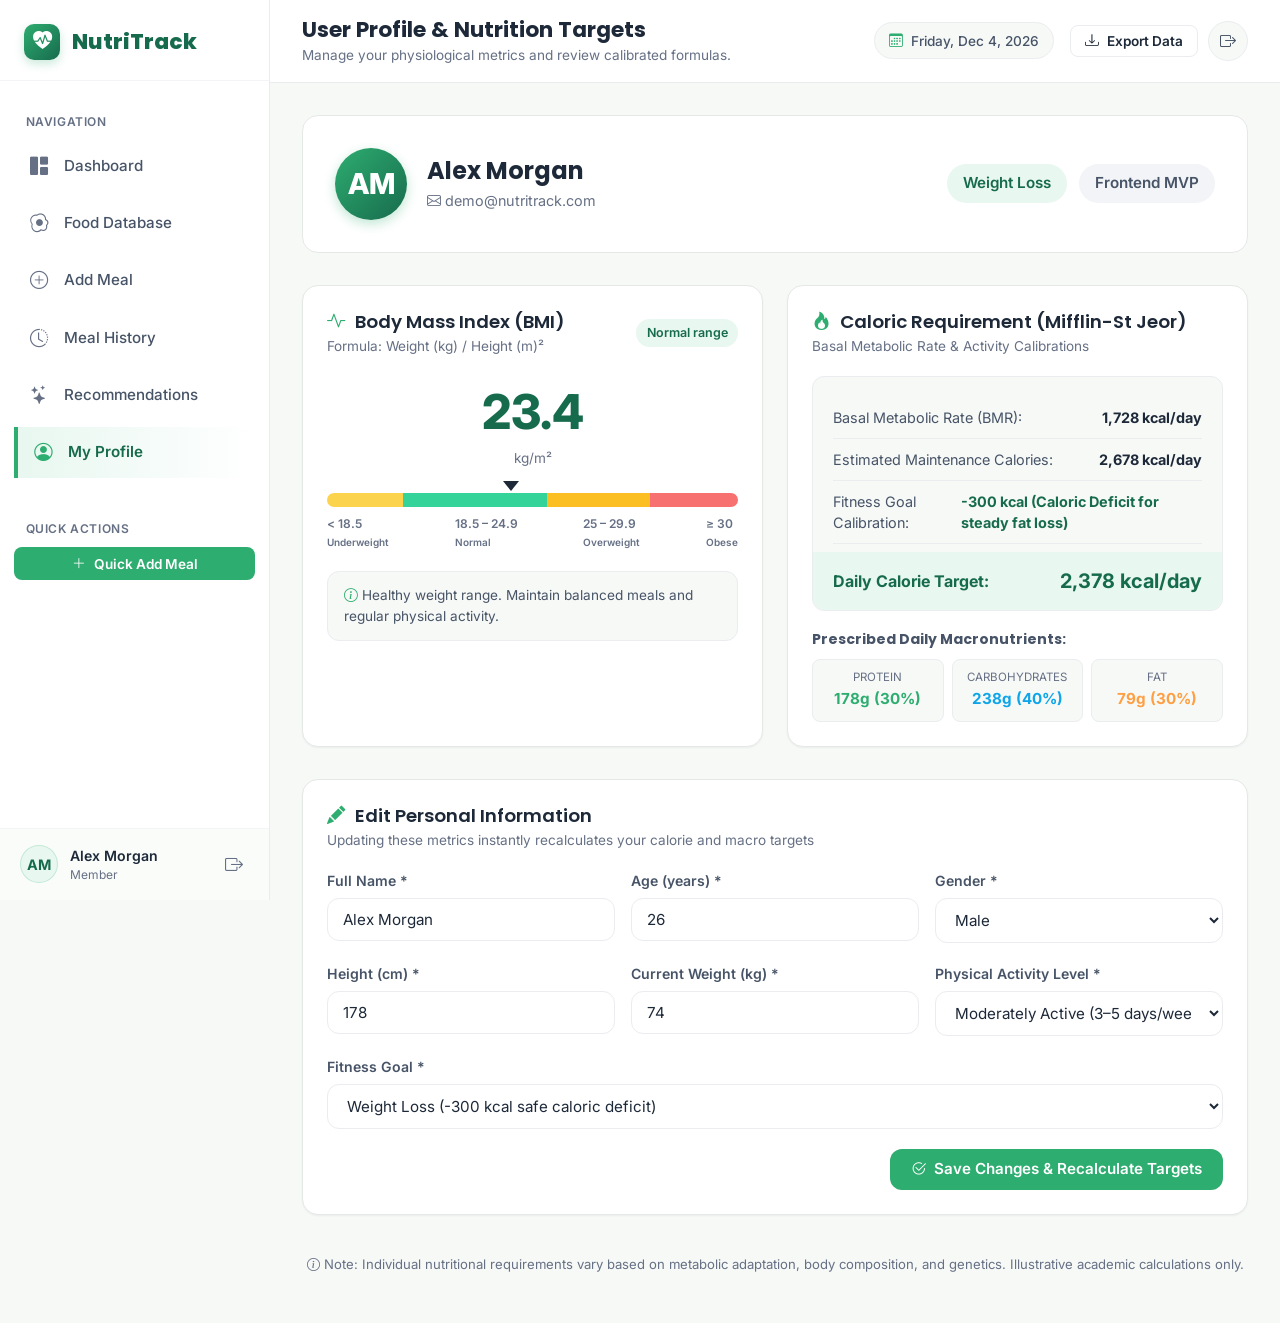
<file: profile.html>
<!DOCTYPE html>
<html lang="en">
<head>
  <meta charset="UTF-8">
  <meta name="viewport" content="width=device-width, initial-scale=1.0">
  <title>User Profile & Metabolic Metrics – NutriTrack</title>

  <!-- Google Fonts -->
  <link rel="preconnect" href="https://fonts.googleapis.com">
  <link rel="preconnect" href="https://fonts.gstatic.com" crossorigin>
  <link href="https://fonts.googleapis.com/css2?family=Inter:wght@300;400;500;600;700;800&family=Poppins:wght@500;600;700;800&display=swap" rel="stylesheet">

  <!-- Bootstrap Icons -->
  <link rel="stylesheet" href="https://cdn.jsdelivr.net/npm/bootstrap-icons@1.11.3/font/bootstrap-icons.min.css">

  <!-- Stylesheets -->
  <link rel="stylesheet" href="css/style.css">
  <link rel="stylesheet" href="css/dashboard.css">
  <link rel="stylesheet" href="css/responsive.css">

  <style>
    .bmi-gauge-wrapper {
      position: relative;
      margin: 1.5rem 0 1rem;
    }
    .bmi-pointer {
      position: absolute;
      top: -12px;
      transform: translateX(-50%);
      width: 0;
      height: 0;
      border-left: 8px solid transparent;
      border-right: 8px solid transparent;
      border-top: 10px solid #1D2939;
      transition: left 0.5s cubic-bezier(0.16, 1, 0.3, 1);
    }
    .msj-breakdown-card {
      background: var(--bg-main);
      border: 1px solid var(--border-light);
      border-radius: var(--radius-md);
      padding: 1.25rem;
      margin-top: 1rem;
    }
    .msj-step-row {
      display: flex;
      justify-content: space-between;
      align-items: center;
      padding: 0.6rem 0;
      border-bottom: 1px solid var(--border-light);
      font-size: 0.9rem;
    }
    .msj-step-row:last-child {
      border-bottom: none;
      padding-top: 0.85rem;
    }
  </style>
</head>
<body>

  <div class="app-container">
    <!-- Mobile Sidebar Backdrop -->
    <div class="sidebar-overlay" id="sidebarOverlay"></div>

    <!-- Application Sidebar -->
    <aside class="app-sidebar" id="appSidebar">
      <div class="sidebar-header">
        <a href="dashboard.html" class="sidebar-logo">
          <div class="logo-icon"><i class="bi bi-heart-pulse-fill"></i></div>
          <span>NutriTrack</span>
        </a>
        <button class="sidebar-close-btn" id="sidebarCloseBtn" aria-label="Close Sidebar">&times;</button>
      </div>

      <div class="sidebar-nav">
        <div class="sidebar-label">Navigation</div>
        <a href="dashboard.html" class="sidebar-link">
          <i class="bi bi-grid-1x2-fill"></i>
          <span>Dashboard</span>
        </a>
        <a href="food.html" class="sidebar-link">
          <i class="bi bi-egg-fried"></i>
          <span>Food Database</span>
        </a>
        <a href="add-meal.html" class="sidebar-link">
          <i class="bi bi-plus-circle"></i>
          <span>Add Meal</span>
        </a>
        <a href="history.html" class="sidebar-link">
          <i class="bi bi-clock-history"></i>
          <span>Meal History</span>
        </a>
        <a href="recommendations.html" class="sidebar-link">
          <i class="bi bi-stars"></i>
          <span>Recommendations</span>
        </a>
        <a href="profile.html" class="sidebar-link active">
          <i class="bi bi-person-circle"></i>
          <span>My Profile</span>
        </a>

        <div class="sidebar-label" style="margin-top: 1.5rem;">Quick Actions</div>
        <button class="btn btn-primary btn-sm w-100" onclick="NutriApp.openModal('quickAddMealModal')">
          <i class="bi bi-plus-lg"></i> Quick Add Meal
        </button>
      </div>

      <div class="sidebar-footer">
        <div class="sidebar-user">
          <div class="sidebar-avatar user-avatar-initials">NT</div>
          <div class="sidebar-user-info">
            <span class="sidebar-user-name user-display-name">Alex Morgan</span>
            <span class="sidebar-user-role">Member</span>
          </div>
        </div>
        <button class="sidebar-logout-btn action-logout" title="Sign Out">
          <i class="bi bi-box-arrow-right"></i>
        </button>
      </div>
    </aside>

    <!-- Main Content -->
    <div class="app-main">
      <!-- Topbar Header -->
      <header class="app-header">
        <div class="header-left">
          <button class="mobile-menu-btn" id="sidebarToggleBtn" aria-label="Toggle menu">
            <i class="bi bi-list"></i>
          </button>
          <div class="header-title-box">
            <h1>User Profile & Nutrition Targets</h1>
            <p>Manage your physiological metrics and review calibrated formulas.</p>
          </div>
        </div>

        <div class="header-right">
          <div class="header-date-pill">
            <i class="bi bi-calendar3 text-primary"></i>
            <span class="current-date-display">Today</span>
          </div>

          <div class="header-actions">
            <button class="btn btn-sm btn-outline" id="exportDataBtn">
              <i class="bi bi-download"></i> Export Data
            </button>
            <button class="icon-btn action-logout" title="Logout">
              <i class="bi bi-box-arrow-right"></i>
            </button>
          </div>
        </div>
      </header>

      <!-- Main Page Content -->
      <main class="page-content">
        <!-- Marker for JS Controller -->
        <div id="profilePageMarker" style="display: none;"></div>

        <!-- 1. Profile Identity Header Card -->
        <div class="profile-header-card">
          <div class="profile-avatar-row">
            <div class="profile-big-avatar" id="profileBigAvatarInitials">NT</div>
            <div class="profile-user-titles">
              <h2 id="profileHeaderName">Alex Morgan</h2>
              <p><i class="bi bi-envelope"></i> <span id="profileHeaderEmail">demo@nutritrack.com</span></p>
            </div>
          </div>

          <div style="display: flex; gap: 0.75rem; align-items: center;">
            <span class="badge badge-success" style="font-size: 0.95rem; padding: 0.5rem 1rem;" id="profileHeaderGoalBadge">
              Weight Loss
            </span>
            <span class="badge badge-secondary" style="font-size: 0.95rem; padding: 0.5rem 1rem;">
              Frontend MVP
            </span>
          </div>
        </div>

        <!-- 2. Physiological Metrics & Calculations Row -->
        <div class="dashboard-grid">
          <!-- Left: BMI Card (Span 6) -->
          <div class="col-6">
            <div class="card bmi-gauge-card" style="height: 100%;">
              <div class="card-header">
                <div>
                  <h3 class="card-title"><i class="bi bi-activity text-primary"></i> Body Mass Index (BMI)</h3>
                  <div class="card-subtitle">Formula: Weight (kg) / Height (m)&sup2;</div>
                </div>
                <span class="badge badge-success" id="profileBmiBadge">Normal</span>
              </div>

              <div style="text-align: center; margin: 1rem 0;">
                <span style="font-size: 3rem; font-weight: 800; color: var(--secondary);" id="profileBmiVal">23.4</span>
                <span style="font-size: 0.85rem; color: var(--text-muted); display: block;">kg/m&sup2;</span>
              </div>

              <!-- Visual BMI Gauge Bar -->
              <div class="bmi-gauge-wrapper">
                <div class="bmi-pointer" id="profileBmiPointer" style="left: 45%;"></div>
                <div class="bmi-meter-bar">
                  <div class="meter-seg seg-underweight" title="Underweight (&lt; 18.5)"></div>
                  <div class="meter-seg seg-normal" title="Normal range (18.5 - 24.9)"></div>
                  <div class="meter-seg seg-overweight" title="Overweight (25 - 29.9)"></div>
                  <div class="meter-seg seg-obesity" title="Obesity range (&ge; 30)"></div>
                </div>
                <div class="bmi-labels-row">
                  <span>&lt; 18.5<br><small>Underweight</small></span>
                  <span>18.5 – 24.9<br><small>Normal</small></span>
                  <span>25 – 29.9<br><small>Overweight</small></span>
                  <span>&ge; 30<br><small>Obese</small></span>
                </div>
              </div>

              <div style="font-size: 0.85rem; color: var(--text-secondary); background: var(--bg-main); padding: 0.85rem 1rem; border-radius: var(--radius-md); border: 1px solid var(--border-light); margin-top: 1.25rem;">
                <i class="bi bi-info-circle text-primary"></i>
                <span id="profileBmiDesc">Healthy weight range. Maintain balanced meals and regular physical activity.</span>
              </div>
            </div>
          </div>

          <!-- Right: Mifflin-St Jeor Calorie Requirement Card (Span 6) -->
          <div class="col-6">
            <div class="card" style="height: 100%;">
              <div class="card-header">
                <div>
                  <h3 class="card-title"><i class="bi bi-fire text-primary"></i> Caloric Requirement (Mifflin-St Jeor)</h3>
                  <div class="card-subtitle">Basal Metabolic Rate & Activity Calibrations</div>
                </div>
              </div>

              <div class="msj-breakdown-card">
                <div class="msj-step-row">
                  <span style="color: var(--text-secondary);">Basal Metabolic Rate (BMR):</span>
                  <strong style="color: var(--text-main);" id="profileBmrVal">1,700 kcal/day</strong>
                </div>

                <div class="msj-step-row">
                  <span style="color: var(--text-secondary);">Estimated Maintenance Calories:</span>
                  <strong style="color: var(--text-main);" id="profileMaintVal">2,450 kcal/day</strong>
                </div>

                <div class="msj-step-row">
                  <span style="color: var(--text-secondary);">Fitness Goal Calibration:</span>
                  <strong id="profileGoalAdjVal">-300 kcal (Deficit)</strong>
                </div>

                <div class="msj-step-row" style="background: var(--primary-light); margin: 0.5rem -1.25rem -1.25rem; padding: 0.85rem 1.25rem; border-radius: 0 0 var(--radius-md) var(--radius-md);">
                  <strong style="color: var(--secondary); font-size: 1rem;">Daily Calorie Target:</strong>
                  <strong style="color: var(--secondary); font-size: 1.25rem;" id="profileTargetCalVal">2,150 kcal/day</strong>
                </div>
              </div>

              <!-- Macro Targets Breakdown -->
              <div style="margin-top: 1.25rem;">
                <h4 style="font-size: 0.88rem; color: var(--text-secondary); margin-bottom: 0.65rem;">Prescribed Daily Macronutrients:</h4>
                <div style="display: grid; grid-template-columns: repeat(3, 1fr); gap: 0.5rem; text-align: center;">
                  <div style="background: var(--bg-main); padding: 0.6rem; border-radius: var(--radius-sm); border: 1px solid var(--border-light);">
                    <span style="display: block; font-size: 0.72rem; color: var(--text-muted); text-transform: uppercase;">Protein</span>
                    <strong style="color: var(--primary); font-size: 0.95rem;" id="profileTargetProt">161g (30%)</strong>
                  </div>
                  <div style="background: var(--bg-main); padding: 0.6rem; border-radius: var(--radius-sm); border: 1px solid var(--border-light);">
                    <span style="display: block; font-size: 0.72rem; color: var(--text-muted); text-transform: uppercase;">Carbohydrates</span>
                    <strong style="color: var(--info); font-size: 0.95rem;" id="profileTargetCarbs">215g (40%)</strong>
                  </div>
                  <div style="background: var(--bg-main); padding: 0.6rem; border-radius: var(--radius-sm); border: 1px solid var(--border-light);">
                    <span style="display: block; font-size: 0.72rem; color: var(--text-muted); text-transform: uppercase;">Fat</span>
                    <strong style="color: var(--accent); font-size: 0.95rem;" id="profileTargetFat">72g (30%)</strong>
                  </div>
                </div>
              </div>
            </div>
          </div>
        </div>

        <!-- 3. Edit Personal Information Card -->
        <div class="card mb-4">
          <div class="card-header">
            <div>
              <h3 class="card-title"><i class="bi bi-pencil-fill text-primary"></i> Edit Personal Information</h3>
              <div class="card-subtitle">Updating these metrics instantly recalculates your calorie and macro targets</div>
            </div>
          </div>

          <form id="profileEditForm" novalidate>
            <div class="form-row">
              <div class="form-group">
                <label class="form-label" for="editFullName">Full Name *</label>
                <input type="text" id="editFullName" class="form-control" required>
              </div>

              <div class="form-group">
                <label class="form-label" for="editAge">Age (years) *</label>
                <input type="number" id="editAge" class="form-control" min="10" max="120" required>
              </div>

              <div class="form-group">
                <label class="form-label" for="editGender">Gender *</label>
                <select id="editGender" class="form-control" required>
                  <option value="Male">Male</option>
                  <option value="Female">Female</option>
                </select>
              </div>
            </div>

            <div class="form-row">
              <div class="form-group">
                <label class="form-label" for="editHeight">Height (cm) *</label>
                <input type="number" id="editHeight" class="form-control" min="80" max="250" step="0.5" required>
              </div>

              <div class="form-group">
                <label class="form-label" for="editWeight">Current Weight (kg) *</label>
                <input type="number" id="editWeight" class="form-control" min="25" max="350" step="0.5" required>
              </div>

              <div class="form-group">
                <label class="form-label" for="editActivity">Physical Activity Level *</label>
                <select id="editActivity" class="form-control" required>
                  <option value="Sedentary">Sedentary (desk job, 1.2x)</option>
                  <option value="Lightly Active">Lightly Active (1–3 days/week, 1.375x)</option>
                  <option value="Moderately Active">Moderately Active (3–5 days/week, 1.55x)</option>
                  <option value="Very Active">Very Active (6–7 days/week, 1.725x)</option>
                </select>
              </div>
            </div>

            <div class="form-group">
              <label class="form-label" for="editGoal">Fitness Goal *</label>
              <select id="editGoal" class="form-control" required>
                <option value="Weight Loss">Weight Loss (-300 kcal safe caloric deficit)</option>
                <option value="Weight Maintenance">Weight Maintenance (caloric equilibrium)</option>
                <option value="Weight Gain">Weight Gain (+300 kcal caloric surplus)</option>
              </select>
            </div>

            <div style="display: flex; justify-content: flex-end; gap: 0.75rem; margin-top: 1rem;">
              <button type="submit" class="btn btn-primary" id="saveProfileBtn">
                <i class="bi bi-check2-circle"></i> Save Changes & Recalculate Targets
              </button>
            </div>
          </form>
        </div>

        <!-- Academic Information Footnote -->
        <div style="font-size: 0.82rem; color: var(--text-muted); text-align: center; padding: 1rem 0;">
          <i class="bi bi-info-circle"></i> Note: Individual nutritional requirements vary based on metabolic adaptation, body composition, and genetics. Illustrative academic calculations only.
        </div>
      </main>
    </div>
  </div>

  <!-- Shared Quick Add Meal Modal -->
  <div class="modal-overlay" id="quickAddMealModal">
    <div class="modal-card">
      <div class="modal-header">
        <h3 class="modal-title"><i class="bi bi-plus-circle text-primary"></i> Quick Log Food</h3>
        <button class="modal-close-btn" data-dismiss="modal">&times;</button>
      </div>
      <form id="quickAddMealForm">
        <div class="modal-body">
          <div class="form-group">
            <label class="form-label" for="quickFoodSelect">Choose Food Item *</label>
            <select id="quickFoodSelect" class="form-control" required>
              <option value="">-- Select Food --</option>
            </select>
          </div>

          <div class="form-row">
            <div class="form-group">
              <label class="form-label" for="quickMealType">Meal Type *</label>
              <select id="quickMealType" class="form-control" required>
                <option value="Breakfast">Breakfast</option>
                <option value="Lunch">Lunch</option>
                <option value="Dinner">Dinner</option>
                <option value="Snacks">Snacks</option>
              </select>
            </div>

            <div class="form-group">
              <label class="form-label" for="quickQuantity">Quantity (grams) *</label>
              <input type="number" id="quickQuantity" class="form-control" placeholder="100" min="5" max="1500" value="100" required>
            </div>
          </div>

          <div class="form-group" style="margin-bottom: 0;">
            <label class="form-label">Instant Nutritional Estimate:</label>
            <div id="quickNutrientPreview">
              <span class="text-muted" style="font-size: 0.85rem;">Select food to calculate nutrients.</span>
            </div>
          </div>
        </div>
        <div class="modal-footer">
          <button type="button" class="btn btn-outline btn-sm" data-dismiss="modal">Cancel</button>
          <button type="submit" class="btn btn-primary btn-sm">
            <i class="bi bi-check-lg"></i> Save Meal
          </button>
        </div>
      </form>
    </div>
  </div>

  <!-- Scripts -->
  <script src="js/food-data.js"></script>
  <script src="js/storage.js"></script>
  <script src="js/auth.js"></script>
  <script src="js/app.js"></script>
  <script src="js/profile.js"></script>
</body>
</html>
</file>
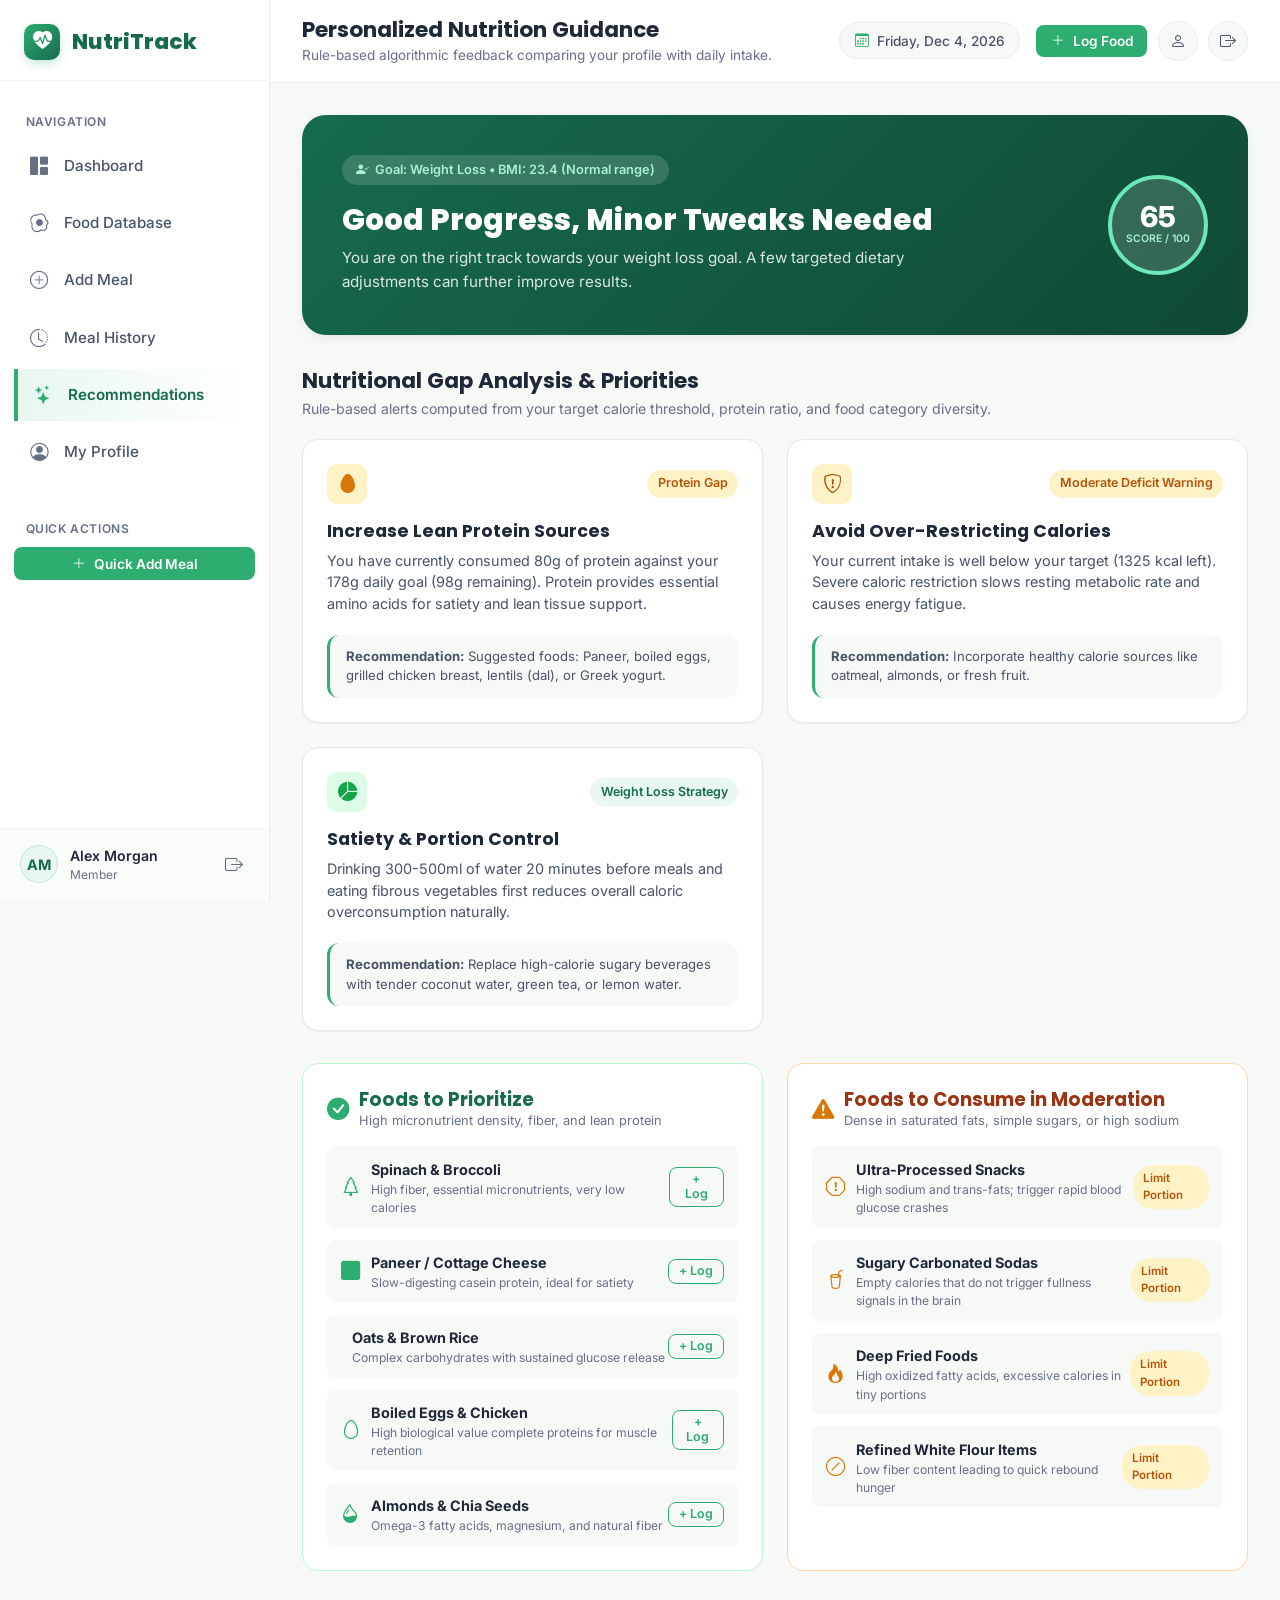
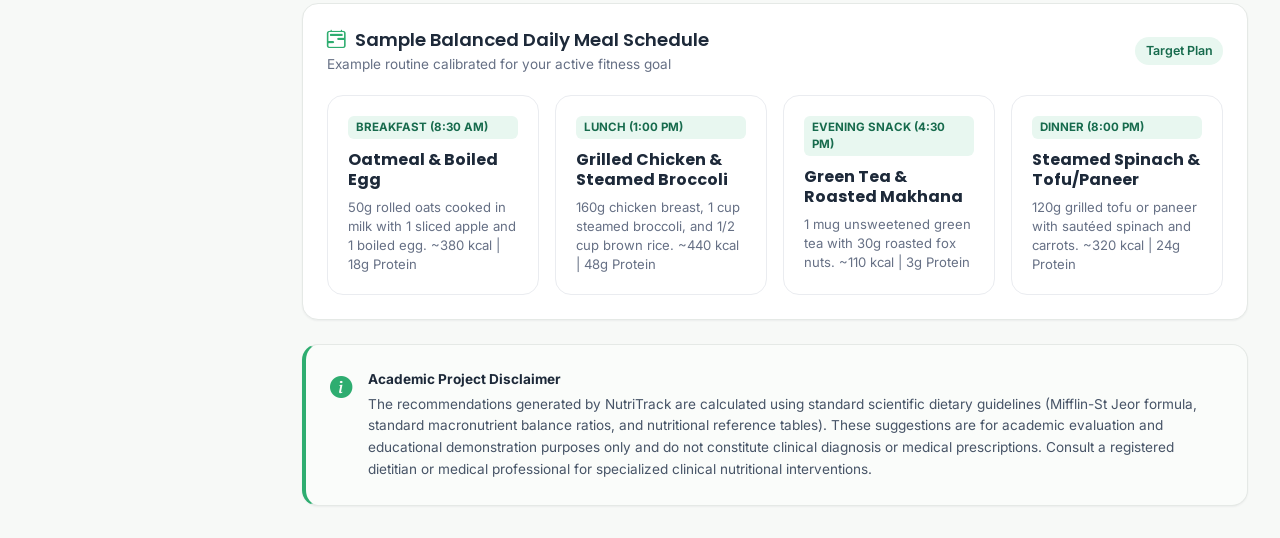
<file: recommendations.html>
<!DOCTYPE html>
<html lang="en">
<head>
  <meta charset="UTF-8">
  <meta name="viewport" content="width=device-width, initial-scale=1.0">
  <title>Nutrition Recommendations – NutriTrack</title>

  <!-- Google Fonts -->
  <link rel="preconnect" href="https://fonts.googleapis.com">
  <link rel="preconnect" href="https://fonts.gstatic.com" crossorigin>
  <link href="https://fonts.googleapis.com/css2?family=Inter:wght@300;400;500;600;700;800&family=Poppins:wght@500;600;700;800&display=swap" rel="stylesheet">

  <!-- Bootstrap Icons -->
  <link rel="stylesheet" href="https://cdn.jsdelivr.net/npm/bootstrap-icons@1.11.3/font/bootstrap-icons.min.css">

  <!-- Stylesheets -->
  <link rel="stylesheet" href="css/style.css">
  <link rel="stylesheet" href="css/dashboard.css">
  <link rel="stylesheet" href="css/responsive.css">
</head>
<body>

  <div class="app-container">
    <!-- Mobile Sidebar Backdrop -->
    <div class="sidebar-overlay" id="sidebarOverlay"></div>

    <!-- Application Sidebar -->
    <aside class="app-sidebar" id="appSidebar">
      <div class="sidebar-header">
        <a href="dashboard.html" class="sidebar-logo">
          <div class="logo-icon"><i class="bi bi-heart-pulse-fill"></i></div>
          <span>NutriTrack</span>
        </a>
        <button class="sidebar-close-btn" id="sidebarCloseBtn" aria-label="Close Sidebar">&times;</button>
      </div>

      <div class="sidebar-nav">
        <div class="sidebar-label">Navigation</div>
        <a href="dashboard.html" class="sidebar-link">
          <i class="bi bi-grid-1x2-fill"></i>
          <span>Dashboard</span>
        </a>
        <a href="food.html" class="sidebar-link">
          <i class="bi bi-egg-fried"></i>
          <span>Food Database</span>
        </a>
        <a href="add-meal.html" class="sidebar-link">
          <i class="bi bi-plus-circle"></i>
          <span>Add Meal</span>
        </a>
        <a href="history.html" class="sidebar-link">
          <i class="bi bi-clock-history"></i>
          <span>Meal History</span>
        </a>
        <a href="recommendations.html" class="sidebar-link active">
          <i class="bi bi-stars"></i>
          <span>Recommendations</span>
        </a>
        <a href="profile.html" class="sidebar-link">
          <i class="bi bi-person-circle"></i>
          <span>My Profile</span>
        </a>

        <div class="sidebar-label" style="margin-top: 1.5rem;">Quick Actions</div>
        <button class="btn btn-primary btn-sm w-100" onclick="NutriApp.openModal('quickAddMealModal')">
          <i class="bi bi-plus-lg"></i> Quick Add Meal
        </button>
      </div>

      <div class="sidebar-footer">
        <div class="sidebar-user">
          <div class="sidebar-avatar user-avatar-initials">NT</div>
          <div class="sidebar-user-info">
            <span class="sidebar-user-name user-display-name">Alex Morgan</span>
            <span class="sidebar-user-role">Member</span>
          </div>
        </div>
        <button class="sidebar-logout-btn action-logout" title="Sign Out">
          <i class="bi bi-box-arrow-right"></i>
        </button>
      </div>
    </aside>

    <!-- Main Content -->
    <div class="app-main">
      <!-- Topbar Header -->
      <header class="app-header">
        <div class="header-left">
          <button class="mobile-menu-btn" id="sidebarToggleBtn" aria-label="Toggle menu">
            <i class="bi bi-list"></i>
          </button>
          <div class="header-title-box">
            <h1>Personalized Nutrition Guidance</h1>
            <p>Rule-based algorithmic feedback comparing your profile with daily intake.</p>
          </div>
        </div>

        <div class="header-right">
          <div class="header-date-pill">
            <i class="bi bi-calendar3 text-primary"></i>
            <span class="current-date-display">Today</span>
          </div>

          <div class="header-actions">
            <a href="add-meal.html" class="btn btn-sm btn-primary">
              <i class="bi bi-plus-lg"></i> Log Food
            </a>
            <a href="profile.html" class="icon-btn" title="Profile">
              <i class="bi bi-person"></i>
            </a>
            <button class="icon-btn action-logout" title="Logout">
              <i class="bi bi-box-arrow-right"></i>
            </button>
          </div>
        </div>
      </header>

      <!-- Main Page Content -->
      <main class="page-content">
        <!-- Marker for JS Controller -->
        <div id="recommendationsPageMarker" style="display: none;"></div>

        <!-- 1. Health & Dietary Balance Score Banner -->
        <div class="health-score-banner" id="recommendationsScoreBanner">
          <!-- Rendered dynamically via js/recommendations.js -->
        </div>

        <!-- 2. Priority Actionable Recommendations Grid -->
        <div class="mb-4">
          <h2 style="font-size: 1.35rem; font-weight: 700; margin-bottom: 0.25rem;">Nutritional Gap Analysis & Priorities</h2>
          <p style="font-size: 0.88rem; color: var(--text-muted); margin-bottom: 1.25rem;">
            Rule-based alerts computed from your target calorie threshold, protein ratio, and food category diversity.
          </p>

          <div class="rec-cards-grid" id="priorityRecsGrid">
            <!-- Rendered dynamically -->
          </div>
        </div>

        <!-- 3. Foods to Include vs Foods to Moderate Comparison -->
        <div class="mb-4">
          <div class="foods-comparison-grid">
            <!-- Include Box -->
            <div class="include-box">
              <div class="food-compare-header">
                <i class="bi bi-check-circle-fill text-primary" style="font-size: 1.4rem;"></i>
                <div>
                  <h3 style="color: var(--secondary);">Foods to Prioritize</h3>
                  <div style="font-size: 0.8rem; color: var(--text-muted);">High micronutrient density, fiber, and lean protein</div>
                </div>
              </div>
              <div class="compare-food-list" id="includeFoodsList">
                <!-- Rendered dynamically -->
              </div>
            </div>

            <!-- Moderate Box -->
            <div class="moderate-box">
              <div class="food-compare-header">
                <i class="bi bi-exclamation-triangle-fill" style="color: #D97706; font-size: 1.4rem;"></i>
                <div>
                  <h3 style="color: #9A3412;">Foods to Consume in Moderation</h3>
                  <div style="font-size: 0.8rem; color: var(--text-muted);">Dense in saturated fats, simple sugars, or high sodium</div>
                </div>
              </div>
              <div class="compare-food-list" id="moderateFoodsList">
                <!-- Rendered dynamically -->
              </div>
            </div>
          </div>
        </div>

        <!-- 4. Sample Balanced Meal Plan Timeline -->
        <div class="card mb-4">
          <div class="card-header">
            <div>
              <h3 class="card-title"><i class="bi bi-calendar2-range text-primary"></i> Sample Balanced Daily Meal Schedule</h3>
              <div class="card-subtitle">Example routine calibrated for your active fitness goal</div>
            </div>
            <span class="badge badge-success">Target Plan</span>
          </div>

          <div class="meal-plan-timeline" id="sampleMealPlanTimeline">
            <!-- Rendered dynamically via js/recommendations.js -->
          </div>
        </div>

        <!-- 5. Educational / Medical Disclaimer Note -->
        <div class="card" style="background: #FAFCFA; border-left: 4px solid var(--primary);">
          <div style="display: flex; gap: 1rem; align-items: flex-start;">
            <i class="bi bi-info-circle-fill text-primary" style="font-size: 1.4rem; margin-top: 0.1rem;"></i>
            <div style="font-size: 0.85rem; color: var(--text-secondary); line-height: 1.6;">
              <strong style="color: var(--text-main); display: block; margin-bottom: 0.2rem;">Academic Project Disclaimer</strong>
              The recommendations generated by NutriTrack are calculated using standard scientific dietary guidelines (Mifflin-St Jeor formula, standard macronutrient balance ratios, and nutritional reference tables). These suggestions are for academic evaluation and educational demonstration purposes only and do not constitute clinical diagnosis or medical prescriptions. Consult a registered dietitian or medical professional for specialized clinical nutritional interventions.
            </div>
          </div>
        </div>
      </main>
    </div>
  </div>

  <!-- Shared Quick Add Meal Modal -->
  <div class="modal-overlay" id="quickAddMealModal">
    <div class="modal-card">
      <div class="modal-header">
        <h3 class="modal-title"><i class="bi bi-plus-circle text-primary"></i> Quick Log Food</h3>
        <button class="modal-close-btn" data-dismiss="modal">&times;</button>
      </div>
      <form id="quickAddMealForm">
        <div class="modal-body">
          <div class="form-group">
            <label class="form-label" for="quickFoodSelect">Choose Food Item *</label>
            <select id="quickFoodSelect" class="form-control" required>
              <option value="">-- Select Food --</option>
            </select>
          </div>

          <div class="form-row">
            <div class="form-group">
              <label class="form-label" for="quickMealType">Meal Type *</label>
              <select id="quickMealType" class="form-control" required>
                <option value="Breakfast">Breakfast</option>
                <option value="Lunch">Lunch</option>
                <option value="Dinner">Dinner</option>
                <option value="Snacks">Snacks</option>
              </select>
            </div>

            <div class="form-group">
              <label class="form-label" for="quickQuantity">Quantity (grams) *</label>
              <input type="number" id="quickQuantity" class="form-control" placeholder="100" min="5" max="1500" value="100" required>
            </div>
          </div>

          <div class="form-group" style="margin-bottom: 0;">
            <label class="form-label">Instant Nutritional Estimate:</label>
            <div id="quickNutrientPreview">
              <span class="text-muted" style="font-size: 0.85rem;">Select food to calculate nutrients.</span>
            </div>
          </div>
        </div>
        <div class="modal-footer">
          <button type="button" class="btn btn-outline btn-sm" data-dismiss="modal">Cancel</button>
          <button type="submit" class="btn btn-primary btn-sm">
            <i class="bi bi-check-lg"></i> Save Meal
          </button>
        </div>
      </form>
    </div>
  </div>

  <!-- Scripts -->
  <script src="js/food-data.js"></script>
  <script src="js/storage.js"></script>
  <script src="js/auth.js"></script>
  <script src="js/app.js"></script>
  <script src="js/recommendations.js"></script>
  <script>
    function openAddToMealModal(foodId) {
      const foodSelect = document.getElementById('quickFoodSelect');
      if (foodSelect && foodId) {
        foodSelect.value = foodId;
        foodSelect.dispatchEvent(new Event('change'));
      }
      NutriApp.openModal('quickAddMealModal');
    }
  </script>
</body>
</html>
</file>
<file: css/style.css>
/**
 * NutriTrack - Core Design System & Stylesheet
 * Primary Color: #2EAD70 (Fresh Green)
 * Secondary Color: #176B4D (Dark Green)
 * Background: #F7F9F7 (Light Grey)
 */

@import url('https://fonts.googleapis.com/css2?family=Inter:wght@300;400;500;600;700;800&family=Poppins:wght@500;600;700;800&display=swap');

:root {
  /* Color Palette */
  --primary: #2EAD70;
  --primary-hover: #269660;
  --primary-light: #E8F7F0;
  --secondary: #176B4D;
  --secondary-hover: #12553C;
  --accent: #FF9F43;
  --accent-light: #FFF4E8;
  --info: #0EA5E9;
  --info-light: #E0F2FE;
  --danger: #EF4444;
  --danger-light: #FEE2E2;
  --warning: #F59E0B;
  --warning-light: #FEF3C7;

  /* Neutrals */
  --bg-main: #F7F9F7;
  --card-bg: #FFFFFF;
  --card-border: #E5E9E6;
  --text-main: #1D2939;
  --text-secondary: #475467;
  --text-muted: #667085;
  --border-light: #EAECF0;
  --border-subtle: #F2F4F7;

  /* Typography */
  --font-sans: 'Inter', -apple-system, BlinkMacSystemFont, "Segoe UI", Roboto, sans-serif;
  --font-heading: 'Poppins', 'Inter', sans-serif;

  /* Shadows & Radius */
  --radius-sm: 8px;
  --radius-md: 12px;
  --radius-lg: 16px;
  --radius-xl: 24px;
  --shadow-sm: 0 1px 2px rgba(16, 24, 40, 0.05);
  --shadow-md: 0 4px 12px -2px rgba(16, 24, 40, 0.08), 0 2px 4px -2px rgba(16, 24, 40, 0.04);
  --shadow-lg: 0 12px 24px -4px rgba(16, 24, 40, 0.1), 0 4px 8px -2px rgba(16, 24, 40, 0.04);
  --shadow-hover: 0 16px 32px -4px rgba(46, 173, 112, 0.16), 0 4px 8px -2px rgba(0, 0, 0, 0.04);

  /* Transitions */
  --transition-fast: 0.15s ease;
  --transition-normal: 0.25s ease;
  --transition-smooth: 0.35s cubic-bezier(0.16, 1, 0.3, 1);
}

/* Base Reset */
*, *::before, *::after {
  box-sizing: border-box;
  margin: 0;
  padding: 0;
}

html {
  font-size: 16px;
  scroll-behavior: smooth;
  height: 100%;
}

body {
  font-family: var(--font-sans);
  background-color: var(--bg-main);
  color: var(--text-main);
  line-height: 1.5;
  -webkit-font-smoothing: antialiased;
  min-height: 100%;
}

a {
  color: var(--primary);
  text-decoration: none;
  transition: color var(--transition-fast);
}

a:hover {
  color: var(--secondary);
}

img {
  max-width: 100%;
  height: auto;
  display: block;
}

ul, ol {
  list-style: none;
}

button, input, select, textarea {
  font-family: inherit;
  font-size: inherit;
  color: inherit;
}

/* Headings */
h1, h2, h3, h4, h5, h6 {
  font-family: var(--font-heading);
  color: var(--text-main);
  font-weight: 700;
  line-height: 1.25;
}

/* Application Layout Structure */
.app-container {
  display: flex;
  min-height: 100vh;
  position: relative;
}

/* Sidebar Navigation */
.app-sidebar {
  width: 270px;
  background-color: #FFFFFF;
  border-right: 1px solid var(--border-light);
  display: flex;
  flex-direction: column;
  position: fixed;
  top: 0;
  bottom: 0;
  left: 0;
  z-index: 100;
  transition: transform var(--transition-smooth);
}

.sidebar-header {
  padding: 1.5rem 1.5rem 1.25rem;
  display: flex;
  align-items: center;
  justify-content: space-between;
  border-bottom: 1px solid var(--border-subtle);
}

.sidebar-logo {
  display: flex;
  align-items: center;
  gap: 0.75rem;
  font-family: var(--font-heading);
  font-weight: 800;
  font-size: 1.35rem;
  color: var(--secondary);
  text-decoration: none;
}

.sidebar-logo .logo-icon {
  width: 36px;
  height: 36px;
  background: linear-gradient(135deg, var(--primary) 0%, var(--secondary) 100%);
  border-radius: 10px;
  display: flex;
  align-items: center;
  justify-content: center;
  color: white;
  font-size: 1.2rem;
  box-shadow: 0 4px 10px rgba(46, 173, 112, 0.25);
}

.sidebar-close-btn {
  display: none;
  background: none;
  border: none;
  font-size: 1.5rem;
  color: var(--text-muted);
  cursor: pointer;
}

.sidebar-nav {
  padding: 1.25rem 0.85rem;
  display: flex;
  flex-direction: column;
  gap: 0.35rem;
  flex: 1;
  overflow-y: auto;
}

.sidebar-label {
  font-size: 0.75rem;
  text-transform: uppercase;
  letter-spacing: 0.05em;
  color: var(--text-muted);
  font-weight: 600;
  padding: 0.75rem 0.75rem 0.25rem;
}

.sidebar-link {
  display: flex;
  align-items: center;
  gap: 0.85rem;
  padding: 0.75rem 0.9rem;
  border-radius: var(--radius-md);
  color: var(--text-secondary);
  font-weight: 500;
  font-size: 0.95rem;
  transition: all var(--transition-fast);
  text-decoration: none;
}

.sidebar-link i {
  font-size: 1.15rem;
  width: 22px;
  text-align: center;
  color: var(--text-muted);
  transition: color var(--transition-fast);
}

.sidebar-link:hover {
  background-color: var(--primary-light);
  color: var(--secondary);
}

.sidebar-link:hover i {
  color: var(--primary);
}

.sidebar-link.active {
  background: linear-gradient(90deg, var(--primary-light) 0%, #FFFFFF 100%);
  color: var(--secondary);
  font-weight: 600;
  border-left: 4px solid var(--primary);
  border-radius: 0 var(--radius-md) var(--radius-md) 0;
}

.sidebar-link.active i {
  color: var(--primary);
}

.sidebar-footer {
  padding: 1rem 1.25rem;
  border-top: 1px solid var(--border-subtle);
  display: flex;
  align-items: center;
  justify-content: space-between;
  background-color: #FAFCFA;
}

.sidebar-user {
  display: flex;
  align-items: center;
  gap: 0.75rem;
  overflow: hidden;
}

.sidebar-avatar {
  width: 38px;
  height: 38px;
  border-radius: 50%;
  background: var(--primary-light);
  color: var(--secondary);
  font-weight: 700;
  font-size: 0.9rem;
  display: flex;
  align-items: center;
  justify-content: center;
  flex-shrink: 0;
  border: 1px solid rgba(46, 173, 112, 0.2);
}

.sidebar-user-info {
  display: flex;
  flex-direction: column;
  overflow: hidden;
}

.sidebar-user-name {
  font-weight: 600;
  font-size: 0.88rem;
  color: var(--text-main);
  white-space: nowrap;
  overflow: hidden;
  text-overflow: ellipsis;
}

.sidebar-user-role {
  font-size: 0.75rem;
  color: var(--text-muted);
}

.sidebar-logout-btn {
  background: none;
  border: none;
  color: var(--text-muted);
  font-size: 1.1rem;
  cursor: pointer;
  padding: 0.35rem;
  border-radius: var(--radius-sm);
  transition: all var(--transition-fast);
}

.sidebar-logout-btn:hover {
  background-color: var(--danger-light);
  color: var(--danger);
}

/* Main Content Area */
.app-main {
  flex: 1;
  margin-left: 270px;
  display: flex;
  flex-direction: column;
  min-width: 0;
  min-height: 100vh;
}

/* Header Topbar */
.app-header {
  background-color: #FFFFFF;
  border-bottom: 1px solid var(--border-light);
  padding: 1rem 2rem;
  display: flex;
  align-items: center;
  justify-content: space-between;
  position: sticky;
  top: 0;
  z-index: 90;
}

.header-left {
  display: flex;
  align-items: center;
  gap: 1.25rem;
}

.mobile-menu-btn {
  display: none;
  background: none;
  border: none;
  font-size: 1.4rem;
  color: var(--text-main);
  cursor: pointer;
}

.header-title-box h1 {
  font-size: 1.35rem;
  color: var(--text-main);
  margin-bottom: 0.15rem;
}

.header-title-box p {
  font-size: 0.85rem;
  color: var(--text-muted);
}

.header-right {
  display: flex;
  align-items: center;
  gap: 1rem;
}

.header-date-pill {
  display: flex;
  align-items: center;
  gap: 0.5rem;
  background-color: var(--bg-main);
  border: 1px solid var(--border-light);
  padding: 0.45rem 0.9rem;
  border-radius: 20px;
  font-size: 0.85rem;
  font-weight: 500;
  color: var(--text-secondary);
}

.header-actions {
  display: flex;
  align-items: center;
  gap: 0.65rem;
}

.icon-btn {
  width: 40px;
  height: 40px;
  border-radius: 50%;
  background: var(--bg-main);
  border: 1px solid var(--border-light);
  display: flex;
  align-items: center;
  justify-content: center;
  color: var(--text-secondary);
  cursor: pointer;
  transition: all var(--transition-fast);
  position: relative;
}

.icon-btn:hover {
  background: var(--primary-light);
  color: var(--secondary);
  border-color: var(--primary);
}

.notification-dot {
  position: absolute;
  top: 8px;
  right: 8px;
  width: 8px;
  height: 8px;
  background-color: var(--accent);
  border-radius: 50%;
  border: 2px solid white;
}

/* Page Body */
.page-content {
  padding: 2rem;
  flex: 1;
}

/* Cards Design System */
.card {
  background-color: var(--card-bg);
  border-radius: var(--radius-lg);
  border: 1px solid var(--card-border);
  box-shadow: var(--shadow-sm);
  padding: 1.5rem;
  transition: box-shadow var(--transition-normal), transform var(--transition-fast);
}

.card:hover {
  box-shadow: var(--shadow-md);
}

.card-header {
  display: flex;
  align-items: center;
  justify-content: space-between;
  margin-bottom: 1.25rem;
}

.card-title {
  font-size: 1.15rem;
  font-weight: 600;
  color: var(--text-main);
  display: flex;
  align-items: center;
  gap: 0.6rem;
}

.card-subtitle {
  font-size: 0.85rem;
  color: var(--text-muted);
  margin-top: 0.2rem;
}

/* Buttons */
.btn {
  display: inline-flex;
  align-items: center;
  justify-content: center;
  gap: 0.5rem;
  padding: 0.65rem 1.25rem;
  border-radius: var(--radius-md);
  font-weight: 600;
  font-size: 0.95rem;
  cursor: pointer;
  border: 1px solid transparent;
  transition: all var(--transition-fast);
  text-decoration: none;
  line-height: 1.2;
}

.btn-sm {
  padding: 0.45rem 0.85rem;
  font-size: 0.85rem;
  border-radius: var(--radius-sm);
}

.btn-lg {
  padding: 0.85rem 1.6rem;
  font-size: 1.05rem;
  border-radius: var(--radius-lg);
}

.btn-primary {
  background-color: var(--primary);
  color: #FFFFFF;
}

.btn-primary:hover {
  background-color: var(--primary-hover);
  color: #FFFFFF;
  box-shadow: 0 4px 12px rgba(46, 173, 112, 0.35);
}

.btn-secondary {
  background-color: var(--secondary);
  color: #FFFFFF;
}

.btn-secondary:hover {
  background-color: var(--secondary-hover);
  color: #FFFFFF;
}

.btn-outline {
  background-color: transparent;
  border-color: var(--border-light);
  color: var(--text-main);
}

.btn-outline:hover {
  background-color: var(--border-subtle);
  border-color: var(--text-muted);
}

.btn-outline-primary {
  background-color: transparent;
  border-color: var(--primary);
  color: var(--primary);
}

.btn-outline-primary:hover {
  background-color: var(--primary-light);
  color: var(--secondary);
}

.btn-danger-outline {
  background-color: transparent;
  border-color: var(--danger-light);
  color: var(--danger);
}

.btn-danger-outline:hover {
  background-color: var(--danger);
  color: white;
}

/* Forms */
.form-group {
  margin-bottom: 1.25rem;
  display: flex;
  flex-direction: column;
  gap: 0.4rem;
}

.form-label {
  font-size: 0.88rem;
  font-weight: 600;
  color: var(--text-secondary);
}

.form-control {
  width: 100%;
  padding: 0.7rem 0.95rem;
  font-size: 0.95rem;
  border: 1px solid var(--border-light);
  border-radius: var(--radius-md);
  background-color: #FFFFFF;
  color: var(--text-main);
  transition: border-color var(--transition-fast), box-shadow var(--transition-fast);
  outline: none;
}

.form-control:focus {
  border-color: var(--primary);
  box-shadow: 0 0 0 3px rgba(46, 173, 112, 0.15);
}

.form-row {
  display: grid;
  grid-template-columns: repeat(auto-fit, minmax(200px, 1fr));
  gap: 1rem;
}

.form-hint {
  font-size: 0.78rem;
  color: var(--text-muted);
}

/* Badges */
.badge {
  display: inline-flex;
  align-items: center;
  gap: 0.35rem;
  padding: 0.3rem 0.65rem;
  font-size: 0.78rem;
  font-weight: 600;
  border-radius: 20px;
}

.badge-success {
  background-color: var(--primary-light);
  color: var(--secondary);
}

.badge-warning {
  background-color: var(--warning-light);
  color: #B45309;
}

.badge-danger {
  background-color: var(--danger-light);
  color: var(--danger);
}

.badge-info {
  background-color: var(--info-light);
  color: #0369A1;
}

.badge-secondary {
  background-color: var(--border-subtle);
  color: var(--text-secondary);
}

/* Global Toast Notifications */
.toast-container {
  position: fixed;
  bottom: 24px;
  right: 24px;
  z-index: 9999;
  display: flex;
  flex-direction: column;
  gap: 10px;
  pointer-events: none;
}

.toast-item {
  pointer-events: auto;
  display: flex;
  align-items: center;
  gap: 12px;
  background: #FFFFFF;
  border: 1px solid var(--border-light);
  padding: 12px 18px;
  border-radius: var(--radius-md);
  box-shadow: var(--shadow-lg);
  min-width: 300px;
  max-width: 420px;
  transform: translateY(20px);
  opacity: 0;
  transition: transform 0.25s cubic-bezier(0.16, 1, 0.3, 1), opacity 0.25s ease;
}

.toast-item.visible {
  transform: translateY(0);
  opacity: 1;
}

.toast-item.toast-success {
  border-left: 4px solid var(--primary);
}

.toast-item.toast-error {
  border-left: 4px solid var(--danger);
}

.toast-item.toast-warning {
  border-left: 4px solid var(--warning);
}

.toast-item.toast-info {
  border-left: 4px solid var(--info);
}

.toast-icon {
  font-size: 1.25rem;
}

.toast-success .toast-icon { color: var(--primary); }
.toast-error .toast-icon { color: var(--danger); }
.toast-warning .toast-icon { color: var(--warning); }
.toast-info .toast-icon { color: var(--info); }

.toast-content {
  flex: 1;
  font-size: 0.9rem;
  color: var(--text-main);
  font-weight: 500;
}

.toast-close {
  background: none;
  border: none;
  font-size: 1.2rem;
  color: var(--text-muted);
  cursor: pointer;
}

/* Modals */
.modal-overlay {
  position: fixed;
  top: 0;
  left: 0;
  right: 0;
  bottom: 0;
  background: rgba(15, 23, 42, 0.6);
  backdrop-filter: blur(4px);
  z-index: 1000;
  display: flex;
  align-items: center;
  justify-content: center;
  padding: 1.5rem;
  opacity: 0;
  visibility: hidden;
  transition: opacity var(--transition-normal), visibility var(--transition-normal);
}

.modal-overlay.show {
  opacity: 1;
  visibility: visible;
}

.modal-card {
  background: #FFFFFF;
  border-radius: var(--radius-lg);
  width: 100%;
  max-width: 540px;
  max-height: 90vh;
  overflow-y: auto;
  box-shadow: var(--shadow-lg);
  transform: scale(0.95);
  transition: transform var(--transition-normal);
}

.modal-overlay.show .modal-card {
  transform: scale(1);
}

.modal-header {
  padding: 1.25rem 1.5rem;
  border-bottom: 1px solid var(--border-light);
  display: flex;
  align-items: center;
  justify-content: space-between;
}

.modal-title {
  font-size: 1.15rem;
  font-weight: 700;
}

.modal-close-btn {
  background: none;
  border: none;
  font-size: 1.4rem;
  color: var(--text-muted);
  cursor: pointer;
}

.modal-body {
  padding: 1.5rem;
}

.modal-footer {
  padding: 1rem 1.5rem;
  border-top: 1px solid var(--border-light);
  display: flex;
  align-items: center;
  justify-content: flex-end;
  gap: 0.75rem;
  background: #FAFCFA;
  border-radius: 0 0 var(--radius-lg) var(--radius-lg);
}

/* Quick Nutrient Preview Pills */
.quick-calc-grid {
  display: grid;
  grid-template-columns: repeat(4, 1fr);
  gap: 0.5rem;
  margin-top: 0.5rem;
}

.stat-pill {
  background: var(--bg-main);
  border: 1px solid var(--border-light);
  padding: 0.5rem;
  border-radius: var(--radius-sm);
  text-align: center;
}

.stat-pill .pill-label {
  display: block;
  font-size: 0.7rem;
  color: var(--text-muted);
  text-transform: uppercase;
}

.stat-pill strong {
  font-size: 0.9rem;
  color: var(--text-main);
}

/* Empty State Card */
.empty-state {
  text-align: center;
  padding: 3rem 1.5rem;
  display: flex;
  flex-direction: column;
  align-items: center;
  justify-content: center;
}

.empty-state-icon {
  width: 64px;
  height: 64px;
  background-color: var(--primary-light);
  color: var(--secondary);
  border-radius: 50%;
  display: flex;
  align-items: center;
  justify-content: center;
  font-size: 2rem;
  margin-bottom: 1rem;
}

.empty-state-title {
  font-size: 1.15rem;
  font-weight: 700;
  margin-bottom: 0.4rem;
}

.empty-state-desc {
  font-size: 0.9rem;
  color: var(--text-muted);
  max-width: 380px;
  margin-bottom: 1.25rem;
}

/* Helper Utilities */
.text-primary { color: var(--primary); }
.text-secondary { color: var(--secondary); }
.text-muted { color: var(--text-muted); }
.text-danger { color: var(--danger); }
.text-success { color: var(--primary); }
.font-bold { font-weight: 700; }
.font-semibold { font-weight: 600; }
.d-flex { display: flex; }
.align-center { align-items: center; }
.justify-between { justify-content: space-between; }
.gap-2 { gap: 0.5rem; }
.gap-3 { gap: 1rem; }
.mb-1 { margin-bottom: 0.25rem; }
.mb-2 { margin-bottom: 0.5rem; }
.mb-3 { margin-bottom: 1rem; }
.mb-4 { margin-bottom: 1.5rem; }
.mt-2 { margin-top: 0.5rem; }
.mt-3 { margin-top: 1rem; }
.w-100 { width: 100%; }
</file>
<file: css/responsive.css>
/**
 * NutriTrack - Responsive Breakpoints & Mobile Optimization
 */

/* Desktops and Laptops (<= 1200px) */
@media (max-width: 1200px) {
  .dashboard-grid {
    grid-template-columns: repeat(12, 1fr);
  }
  .col-8 { grid-column: span 12; }
  .col-4 { grid-column: span 12; }
  .col-7 { grid-column: span 12; }
  .col-5 { grid-column: span 12; }
  .col-6 { grid-column: span 12; }

  .macro-cards-container {
    grid-template-columns: repeat(3, 1fr);
  }

  .meal-plan-timeline {
    grid-template-columns: repeat(2, 1fr);
  }
}

/* Tablets (<= 992px) */
@media (max-width: 992px) {
  .app-sidebar {
    transform: translateX(-100%);
    box-shadow: var(--shadow-lg);
  }

  .app-sidebar.open {
    transform: translateX(0);
  }

  .sidebar-close-btn {
    display: block;
  }

  .app-main {
    margin-left: 0;
  }

  .mobile-menu-btn {
    display: block;
  }

  .page-content {
    padding: 1.5rem;
  }

  /* Auth split view collapses */
  .auth-wrapper {
    flex-direction: column;
  }

  .auth-hero {
    flex: none;
    padding: 3rem 2rem;
  }

  .auth-form-container {
    padding: 2.5rem 1.5rem;
  }

  .meals-grid {
    grid-template-columns: 1fr;
  }

  .foods-comparison-grid {
    grid-template-columns: 1fr;
  }

  .history-summary-strip {
    grid-template-columns: repeat(2, 1fr);
  }

  .health-score-banner {
    flex-direction: column;
    align-items: flex-start;
    gap: 1.5rem;
  }
}

/* Mobile Phones (<= 768px) */
@media (max-width: 768px) {
  .app-header {
    padding: 0.85rem 1rem;
  }

  .page-content {
    padding: 1rem;
  }

  .header-date-pill {
    display: none;
  }

  .macro-cards-container {
    grid-template-columns: 1fr;
  }

  .calorie-overview-card {
    flex-direction: column;
    text-align: center;
  }

  .calorie-stats-column {
    width: 100%;
  }

  .food-filter-row {
    flex-direction: column;
    align-items: stretch;
  }

  .food-sort-box {
    justify-content: space-between;
  }

  .history-summary-strip {
    grid-template-columns: 1fr;
  }

  .history-filter-bar {
    flex-direction: column;
    align-items: stretch;
  }

  .meal-plan-timeline {
    grid-template-columns: 1fr;
  }

  .auth-card {
    padding: 1.75rem 1.25rem;
    box-shadow: none;
    border: none;
  }

  .toast-container {
    left: 1rem;
    right: 1rem;
    bottom: 1rem;
  }

  .toast-item {
    min-width: auto;
    max-width: 100%;
  }

  .modal-card {
    margin: 1rem;
    max-height: 85vh;
  }

  .quick-calc-grid {
    grid-template-columns: repeat(2, 1fr);
  }
}

/* Small Screens (<= 480px) */
@media (max-width: 480px) {
  .food-grid {
    grid-template-columns: 1fr;
  }

  .btn {
    font-size: 0.88rem;
    padding: 0.55rem 1rem;
  }

  .circle-progress-wrapper {
    width: 140px;
    height: 140px;
  }

  .circle-progress-val {
    font-size: 1.5rem;
  }
}

/* Overlay Backdrop for Mobile Drawer */
.sidebar-overlay {
  position: fixed;
  top: 0;
  left: 0;
  right: 0;
  bottom: 0;
  background: rgba(15, 23, 42, 0.5);
  backdrop-filter: blur(2px);
  z-index: 95;
  opacity: 0;
  visibility: hidden;
  transition: opacity var(--transition-fast), visibility var(--transition-fast);
}

.sidebar-overlay.active {
  opacity: 1;
  visibility: visible;
}
</file>
<file: css/dashboard.css>
/**
 * NutriTrack - Dashboard, Food, History & Recommendations Styling
 */

/* ====================================================
   DASHBOARD OVERVIEW METRICS
   ==================================================== */
.dashboard-grid {
  display: grid;
  grid-template-columns: repeat(12, 1fr);
  gap: 1.5rem;
  margin-bottom: 2rem;
}

.col-12 { grid-column: span 12; }
.col-8  { grid-column: span 8; }
.col-7  { grid-column: span 7; }
.col-6  { grid-column: span 6; }
.col-5  { grid-column: span 5; }
.col-4  { grid-column: span 4; }
.col-3  { grid-column: span 3; }

/* Calorie Big Card */
.calorie-overview-card {
  display: flex;
  align-items: center;
  justify-content: space-around;
  padding: 1.75rem;
  background: #FFFFFF;
  border-radius: var(--radius-lg);
  border: 1px solid var(--card-border);
  box-shadow: var(--shadow-sm);
  gap: 1.5rem;
  flex-wrap: wrap;
}

.circle-progress-wrapper {
  position: relative;
  width: 170px;
  height: 170px;
  display: flex;
  align-items: center;
  justify-content: center;
}

.circle-progress-svg {
  transform: rotate(-90deg);
  width: 100%;
  height: 100%;
}

.circle-bg {
  fill: none;
  stroke: var(--border-subtle);
  stroke-width: 12;
}

.circle-progress {
  fill: none;
  stroke: var(--primary);
  stroke-width: 12;
  stroke-linecap: round;
  transition: stroke-dashoffset 0.8s ease-in-out, stroke 0.3s ease;
}

.circle-progress-text {
  position: absolute;
  text-align: center;
  display: flex;
  flex-direction: column;
  align-items: center;
  justify-content: center;
}

.circle-progress-val {
  font-size: 1.85rem;
  font-weight: 800;
  color: var(--text-main);
  line-height: 1.1;
}

.circle-progress-label {
  font-size: 0.75rem;
  font-weight: 600;
  text-transform: uppercase;
  letter-spacing: 0.05em;
  color: var(--text-muted);
}

.calorie-stats-column {
  display: flex;
  flex-direction: column;
  gap: 1rem;
  flex: 1;
  min-width: 220px;
}

.calorie-stat-item {
  display: flex;
  align-items: center;
  justify-content: space-between;
  padding: 0.75rem 1rem;
  border-radius: var(--radius-md);
  background: var(--bg-main);
  border: 1px solid var(--border-light);
}

.calorie-stat-item.highlight {
  background: var(--primary-light);
  border-color: rgba(46, 173, 112, 0.3);
}

.stat-item-left {
  display: flex;
  align-items: center;
  gap: 0.65rem;
}

.stat-item-icon {
  width: 32px;
  height: 32px;
  border-radius: 8px;
  display: flex;
  align-items: center;
  justify-content: center;
  font-size: 0.95rem;
}

.icon-target   { background: #E0E7FF; color: #4338CA; }
.icon-consumed { background: var(--primary-light); color: var(--secondary); }
.icon-remain   { background: var(--accent-light); color: #C2410C; }

.stat-item-info h4 {
  font-size: 0.8rem;
  font-weight: 600;
  color: var(--text-secondary);
}

.stat-item-value {
  font-size: 1.15rem;
  font-weight: 700;
  color: var(--text-main);
}

/* Macro Cards Grid */
.macro-cards-container {
  display: grid;
  grid-template-columns: repeat(3, 1fr);
  gap: 1.5rem;
}

.macro-card {
  background: #FFFFFF;
  border-radius: var(--radius-lg);
  border: 1px solid var(--card-border);
  padding: 1.25rem 1.4rem;
  box-shadow: var(--shadow-sm);
  display: flex;
  flex-direction: column;
  justify-content: space-between;
}

.macro-card-header {
  display: flex;
  align-items: center;
  justify-content: space-between;
  margin-bottom: 0.85rem;
}

.macro-title-group {
  display: flex;
  align-items: center;
  gap: 0.5rem;
}

.macro-color-dot {
  width: 10px;
  height: 10px;
  border-radius: 50%;
}

.dot-protein { background-color: var(--primary); }
.dot-carbs   { background-color: var(--info); }
.dot-fat     { background-color: var(--accent); }

.macro-name {
  font-weight: 700;
  font-size: 0.95rem;
}

.macro-percent-badge {
  font-size: 0.75rem;
  font-weight: 600;
  padding: 0.2rem 0.5rem;
  border-radius: 12px;
  background: var(--bg-main);
  color: var(--text-secondary);
}

.macro-values-row {
  display: flex;
  align-items: baseline;
  gap: 0.35rem;
  margin-bottom: 0.65rem;
}

.macro-current-val {
  font-size: 1.4rem;
  font-weight: 800;
  color: var(--text-main);
}

.macro-target-val {
  font-size: 0.85rem;
  color: var(--text-muted);
}

.macro-progress-track {
  height: 8px;
  background-color: var(--border-subtle);
  border-radius: 10px;
  overflow: hidden;
  margin-bottom: 0.6rem;
}

.macro-progress-bar {
  height: 100%;
  border-radius: 10px;
  transition: width 0.6s ease;
}

.bar-protein { background-color: var(--primary); }
.bar-carbs   { background-color: var(--info); }
.bar-fat     { background-color: var(--accent); }

.macro-remaining-text {
  font-size: 0.78rem;
  color: var(--text-muted);
}

/* Recommendation Quick Banner */
.recommendation-alert-card {
  background: linear-gradient(135deg, #F0FDF4 0%, #DCFCE7 100%);
  border: 1px solid #BBF7D0;
  border-radius: var(--radius-lg);
  padding: 1.25rem 1.5rem;
  display: flex;
  align-items: center;
  justify-content: space-between;
  gap: 1.25rem;
  margin-bottom: 1.75rem;
}

.rec-alert-left {
  display: flex;
  align-items: flex-start;
  gap: 1rem;
}

.rec-alert-icon {
  width: 42px;
  height: 42px;
  border-radius: 10px;
  background: var(--primary);
  color: white;
  display: flex;
  align-items: center;
  justify-content: center;
  font-size: 1.3rem;
  flex-shrink: 0;
}

.rec-alert-content h4 {
  font-size: 1rem;
  font-weight: 700;
  color: var(--secondary);
  margin-bottom: 0.2rem;
}

.rec-alert-content p {
  font-size: 0.88rem;
  color: var(--text-secondary);
}

/* Today's Meals Section */
.meals-section-header {
  display: flex;
  align-items: center;
  justify-content: space-between;
  margin-bottom: 1.25rem;
}

.meals-grid {
  display: grid;
  grid-template-columns: repeat(2, 1fr);
  gap: 1.5rem;
  margin-bottom: 2rem;
}

.meal-category-card {
  background: #FFFFFF;
  border-radius: var(--radius-lg);
  border: 1px solid var(--card-border);
  overflow: hidden;
  box-shadow: var(--shadow-sm);
  display: flex;
  flex-direction: column;
}

.meal-card-top {
  padding: 1rem 1.25rem;
  background: #FAFCFA;
  border-bottom: 1px solid var(--border-light);
  display: flex;
  align-items: center;
  justify-content: space-between;
}

.meal-type-title {
  display: flex;
  align-items: center;
  gap: 0.65rem;
  font-size: 1rem;
  font-weight: 700;
  color: var(--text-main);
}

.meal-type-icon {
  width: 32px;
  height: 32px;
  border-radius: 8px;
  display: flex;
  align-items: center;
  justify-content: center;
  font-size: 1rem;
}

.icon-breakfast { background: #FEF3C7; color: #D97706; }
.icon-lunch     { background: #E0F2FE; color: #0284C7; }
.icon-dinner    { background: #F3E8FF; color: #7C3AED; }
.icon-snacks    { background: #DCFCE7; color: #16A34A; }

.meal-cal-badge {
  font-size: 0.82rem;
  font-weight: 600;
  background: white;
  padding: 0.25rem 0.65rem;
  border-radius: 20px;
  border: 1px solid var(--border-light);
  color: var(--text-secondary);
}

.meal-items-list {
  padding: 0.75rem 1.25rem;
  flex: 1;
  display: flex;
  flex-direction: column;
  gap: 0.65rem;
  min-height: 120px;
}

.meal-item-row {
  display: flex;
  align-items: center;
  justify-content: space-between;
  padding: 0.55rem 0.75rem;
  background: var(--bg-main);
  border-radius: var(--radius-sm);
  border: 1px solid var(--border-subtle);
  transition: background var(--transition-fast);
}

.meal-item-row:hover {
  background: #EFF3EF;
}

.meal-item-left {
  display: flex;
  align-items: center;
  gap: 0.65rem;
}

.meal-item-name {
  font-size: 0.88rem;
  font-weight: 600;
  color: var(--text-main);
}

.meal-item-qty {
  font-size: 0.76rem;
  color: var(--text-muted);
}

.meal-item-right {
  display: flex;
  align-items: center;
  gap: 0.75rem;
}

.meal-item-cal {
  font-weight: 700;
  font-size: 0.88rem;
  color: var(--secondary);
}

.meal-delete-btn {
  background: none;
  border: none;
  color: var(--text-muted);
  cursor: pointer;
  padding: 0.25rem;
  border-radius: 4px;
  transition: all var(--transition-fast);
}

.meal-delete-btn:hover {
  color: var(--danger);
  background: var(--danger-light);
}

.meal-empty-hint {
  display: flex;
  flex-direction: column;
  align-items: center;
  justify-content: center;
  height: 100%;
  color: var(--text-muted);
  font-size: 0.85rem;
  text-align: center;
  padding: 1.5rem 0;
  gap: 0.5rem;
}

.meal-card-bottom {
  padding: 0.75rem 1.25rem;
  border-top: 1px solid var(--border-light);
  background: #FAFCFA;
  display: flex;
  justify-content: flex-end;
}

/* Chart Canvas Wrapper */
.chart-card {
  height: 100%;
  display: flex;
  flex-direction: column;
}

.chart-wrapper {
  position: relative;
  height: 270px;
  width: 100%;
  flex: 1;
}

/* ====================================================
   FOOD DATABASE PAGE (food.html)
   ==================================================== */
.food-controls-card {
  margin-bottom: 2rem;
  padding: 1.25rem 1.5rem;
}

.food-filter-row {
  display: flex;
  align-items: center;
  justify-content: space-between;
  gap: 1.25rem;
  flex-wrap: wrap;
  margin-bottom: 1.25rem;
}

.food-search-box {
  position: relative;
  flex: 1;
  min-width: 260px;
}

.food-search-box i {
  position: absolute;
  left: 14px;
  top: 50%;
  transform: translateY(-50%);
  color: var(--text-muted);
  font-size: 1.1rem;
}

.food-search-input {
  width: 100%;
  padding: 0.7rem 1rem 0.7rem 2.6rem;
  border-radius: var(--radius-md);
  border: 1px solid var(--border-light);
  font-size: 0.95rem;
  outline: none;
}

.food-search-input:focus {
  border-color: var(--primary);
  box-shadow: 0 0 0 3px rgba(46, 173, 112, 0.15);
}

.food-sort-box {
  display: flex;
  align-items: center;
  gap: 0.5rem;
}

.food-sort-label {
  font-size: 0.85rem;
  color: var(--text-muted);
  font-weight: 500;
  white-space: nowrap;
}

.food-sort-select {
  padding: 0.65rem 0.9rem;
  border-radius: var(--radius-md);
  border: 1px solid var(--border-light);
  background: white;
  font-size: 0.88rem;
  outline: none;
}

/* Category Filter Pills */
.category-pills-strip {
  display: flex;
  align-items: center;
  gap: 0.5rem;
  overflow-x: auto;
  padding-bottom: 0.5rem;
}

.category-pill {
  padding: 0.45rem 1rem;
  border-radius: 30px;
  border: 1px solid var(--border-light);
  background: white;
  color: var(--text-secondary);
  font-size: 0.85rem;
  font-weight: 500;
  cursor: pointer;
  white-space: nowrap;
  transition: all var(--transition-fast);
}

.category-pill:hover {
  background: var(--bg-main);
  border-color: var(--primary);
}

.category-pill.active {
  background: var(--primary);
  border-color: var(--primary);
  color: white;
  font-weight: 600;
}

/* Food Grid */
.food-grid {
  display: grid;
  grid-template-columns: repeat(auto-fill, minmax(290px, 1fr));
  gap: 1.5rem;
}

.food-card {
  background: #FFFFFF;
  border-radius: var(--radius-lg);
  border: 1px solid var(--card-border);
  padding: 1.35rem;
  display: flex;
  flex-direction: column;
  justify-content: space-between;
  box-shadow: var(--shadow-sm);
  transition: transform var(--transition-fast), box-shadow var(--transition-normal);
}

.food-card:hover {
  transform: translateY(-3px);
  box-shadow: var(--shadow-md);
  border-color: rgba(46, 173, 112, 0.4);
}

.food-card-header {
  display: flex;
  align-items: flex-start;
  justify-content: space-between;
  margin-bottom: 0.85rem;
}

.food-avatar-badge {
  width: 48px;
  height: 48px;
  border-radius: 12px;
  background: var(--primary-light);
  color: var(--secondary);
  display: flex;
  align-items: center;
  justify-content: center;
  font-size: 1.5rem;
  flex-shrink: 0;
}

.food-header-titles {
  flex: 1;
  margin-left: 0.85rem;
}

.food-title {
  font-size: 1.05rem;
  font-weight: 700;
  color: var(--text-main);
  margin-bottom: 0.2rem;
}

.food-category-tag {
  display: inline-block;
  font-size: 0.72rem;
  font-weight: 600;
  padding: 0.15rem 0.5rem;
  background: var(--bg-main);
  border-radius: 12px;
  color: var(--text-muted);
}

.food-calorie-badge {
  text-align: right;
}

.food-cal-number {
  font-size: 1.35rem;
  font-weight: 800;
  color: var(--secondary);
  line-height: 1;
}

.food-cal-unit {
  font-size: 0.72rem;
  color: var(--text-muted);
}

.food-prep-info {
  font-size: 0.8rem;
  color: var(--text-muted);
  margin-bottom: 1rem;
  display: flex;
  align-items: center;
  gap: 0.4rem;
}

.food-macros-grid {
  display: grid;
  grid-template-columns: repeat(4, 1fr);
  gap: 0.4rem;
  background: var(--bg-main);
  padding: 0.7rem 0.5rem;
  border-radius: var(--radius-md);
  margin-bottom: 1.25rem;
  text-align: center;
}

.food-macro-col strong {
  display: block;
  font-size: 0.88rem;
  color: var(--text-main);
}

.food-macro-col span {
  font-size: 0.68rem;
  text-transform: uppercase;
  color: var(--text-muted);
  font-weight: 600;
}

.food-card-actions {
  display: flex;
  gap: 0.5rem;
}

.food-card-actions .btn {
  flex: 1;
}

/* ====================================================
   HISTORY PAGE (history.html)
   ==================================================== */
.history-filter-card {
  margin-bottom: 2rem;
  padding: 1.25rem 1.5rem;
}

.history-filter-bar {
  display: flex;
  align-items: center;
  justify-content: space-between;
  gap: 1rem;
  flex-wrap: wrap;
}

.history-date-pills {
  display: flex;
  gap: 0.5rem;
}

.history-summary-strip {
  display: grid;
  grid-template-columns: repeat(4, 1fr);
  gap: 1rem;
  margin-bottom: 2rem;
}

.summary-metric-card {
  background: #FFFFFF;
  border-radius: var(--radius-lg);
  border: 1px solid var(--card-border);
  padding: 1.2rem;
  display: flex;
  align-items: center;
  gap: 1rem;
}

.summary-metric-icon {
  width: 44px;
  height: 44px;
  border-radius: 10px;
  display: flex;
  align-items: center;
  justify-content: center;
  font-size: 1.25rem;
}

.summary-metric-data h4 {
  font-size: 0.8rem;
  color: var(--text-muted);
  text-transform: uppercase;
  letter-spacing: 0.04em;
  font-weight: 600;
}

.summary-metric-data .metric-val {
  font-size: 1.35rem;
  font-weight: 800;
  color: var(--text-main);
}

/* ====================================================
   RECOMMENDATIONS PAGE (recommendations.html)
   ==================================================== */
.health-score-banner {
  background: linear-gradient(135deg, #176B4D 0%, #0F4934 100%);
  color: white;
  border-radius: var(--radius-xl);
  padding: 2.5rem;
  display: flex;
  align-items: center;
  justify-content: space-between;
  margin-bottom: 2rem;
  box-shadow: var(--shadow-md);
  position: relative;
  overflow: hidden;
}

.health-score-left {
  position: relative;
  z-index: 2;
  max-width: 620px;
}

.health-score-pill {
  display: inline-flex;
  align-items: center;
  gap: 0.4rem;
  background: rgba(255, 255, 255, 0.15);
  padding: 0.35rem 0.85rem;
  border-radius: 20px;
  font-size: 0.8rem;
  font-weight: 600;
  margin-bottom: 1rem;
  color: #A7F3D0;
}

.health-score-title {
  font-size: 1.85rem;
  font-weight: 800;
  color: #FFFFFF;
  margin-bottom: 0.5rem;
}

.health-score-desc {
  font-size: 0.95rem;
  color: rgba(255, 255, 255, 0.85);
  line-height: 1.6;
}

.health-score-right {
  position: relative;
  z-index: 2;
  display: flex;
  align-items: center;
  gap: 1.5rem;
}

.score-circle {
  width: 100px;
  height: 100px;
  border-radius: 50%;
  background: rgba(255, 255, 255, 0.15);
  border: 4px solid #6EE7B7;
  display: flex;
  flex-direction: column;
  align-items: center;
  justify-content: center;
}

.score-num {
  font-size: 1.8rem;
  font-weight: 800;
  color: white;
  line-height: 1;
}

.score-lbl {
  font-size: 0.65rem;
  text-transform: uppercase;
  color: #A7F3D0;
  font-weight: 600;
}

/* Rec Cards Grid */
.rec-cards-grid {
  display: grid;
  grid-template-columns: repeat(auto-fit, minmax(320px, 1fr));
  gap: 1.5rem;
  margin-bottom: 2rem;
}

.rec-card {
  background: white;
  border-radius: var(--radius-lg);
  border: 1px solid var(--card-border);
  padding: 1.5rem;
  box-shadow: var(--shadow-sm);
  display: flex;
  flex-direction: column;
}

.rec-card-top {
  display: flex;
  align-items: center;
  justify-content: space-between;
  margin-bottom: 1rem;
}

.rec-card-icon {
  width: 40px;
  height: 40px;
  border-radius: 10px;
  display: flex;
  align-items: center;
  justify-content: center;
  font-size: 1.2rem;
}

.rec-card-title {
  font-size: 1.1rem;
  font-weight: 700;
  margin-bottom: 0.5rem;
  color: var(--text-main);
}

.rec-card-text {
  font-size: 0.9rem;
  color: var(--text-secondary);
  line-height: 1.5;
  margin-bottom: 1.25rem;
  flex: 1;
}

.rec-action-box {
  background: var(--bg-main);
  padding: 0.75rem 1rem;
  border-radius: var(--radius-md);
  font-size: 0.82rem;
  color: var(--text-secondary);
  border-left: 3px solid var(--primary);
}

/* Foods to Include vs Moderate */
.foods-comparison-grid {
  display: grid;
  grid-template-columns: 1fr 1fr;
  gap: 1.5rem;
  margin-bottom: 2rem;
}

.include-box {
  background: #FFFFFF;
  border: 1px solid #BBF7D0;
  border-radius: var(--radius-lg);
  padding: 1.5rem;
}

.moderate-box {
  background: #FFFFFF;
  border: 1px solid #FED7AA;
  border-radius: var(--radius-lg);
  padding: 1.5rem;
}

.food-compare-header {
  display: flex;
  align-items: center;
  gap: 0.65rem;
  margin-bottom: 1rem;
}

.food-compare-header h3 {
  font-size: 1.15rem;
  font-weight: 700;
}

.compare-food-list {
  display: flex;
  flex-direction: column;
  gap: 0.75rem;
}

.compare-item {
  display: flex;
  align-items: center;
  justify-content: space-between;
  padding: 0.65rem 0.9rem;
  border-radius: var(--radius-sm);
  background: var(--bg-main);
}

.compare-item-left {
  display: flex;
  align-items: center;
  gap: 0.65rem;
}

/* Sample Meal Plan Schedule */
.meal-plan-timeline {
  display: grid;
  grid-template-columns: repeat(4, 1fr);
  gap: 1rem;
}

.timeline-card {
  background: white;
  border-radius: var(--radius-lg);
  border: 1px solid var(--border-light);
  padding: 1.25rem;
  display: flex;
  flex-direction: column;
}

.timeline-badge {
  display: inline-block;
  font-size: 0.72rem;
  font-weight: 700;
  text-transform: uppercase;
  color: var(--secondary);
  background: var(--primary-light);
  padding: 0.2rem 0.5rem;
  border-radius: 6px;
  margin-bottom: 0.65rem;
}

.timeline-title {
  font-size: 1rem;
  font-weight: 700;
  margin-bottom: 0.5rem;
}

.timeline-desc {
  font-size: 0.82rem;
  color: var(--text-muted);
  line-height: 1.45;
}

/* ====================================================
   PROFILE PAGE (profile.html)
   ==================================================== */
.profile-header-card {
  display: flex;
  align-items: center;
  justify-content: space-between;
  padding: 2rem;
  background: #FFFFFF;
  border-radius: var(--radius-lg);
  border: 1px solid var(--card-border);
  margin-bottom: 2rem;
  gap: 1.5rem;
  flex-wrap: wrap;
}

.profile-avatar-row {
  display: flex;
  align-items: center;
  gap: 1.25rem;
}

.profile-big-avatar {
  width: 72px;
  height: 72px;
  border-radius: 50%;
  background: linear-gradient(135deg, var(--primary) 0%, var(--secondary) 100%);
  color: white;
  font-size: 1.8rem;
  font-weight: 800;
  display: flex;
  align-items: center;
  justify-content: center;
  box-shadow: 0 4px 12px rgba(46, 173, 112, 0.3);
}

.profile-user-titles h2 {
  font-size: 1.5rem;
  font-weight: 700;
  color: var(--text-main);
  margin-bottom: 0.25rem;
}

.profile-user-titles p {
  color: var(--text-muted);
  font-size: 0.9rem;
}

/* BMI Visual Gauge */
.bmi-gauge-card {
  background: #FFFFFF;
  border-radius: var(--radius-lg);
  border: 1px solid var(--card-border);
  padding: 1.5rem;
  margin-bottom: 1.5rem;
}

.bmi-meter-bar {
  display: flex;
  height: 14px;
  border-radius: 10px;
  overflow: hidden;
  margin: 1.5rem 0 0.5rem;
  position: relative;
}

.meter-seg {
  height: 100%;
  transition: opacity 0.2s;
}

.seg-underweight { background-color: #FCD34D; width: 18.5%; }
.seg-normal      { background-color: #34D399; width: 35%; }
.seg-overweight  { background-color: #FBBF24; width: 25%; }
.seg-obesity     { background-color: #F87171; width: 21.5%; }

.bmi-labels-row {
  display: flex;
  justify-content: space-between;
  font-size: 0.75rem;
  color: var(--text-muted);
  font-weight: 600;
}
</file>
